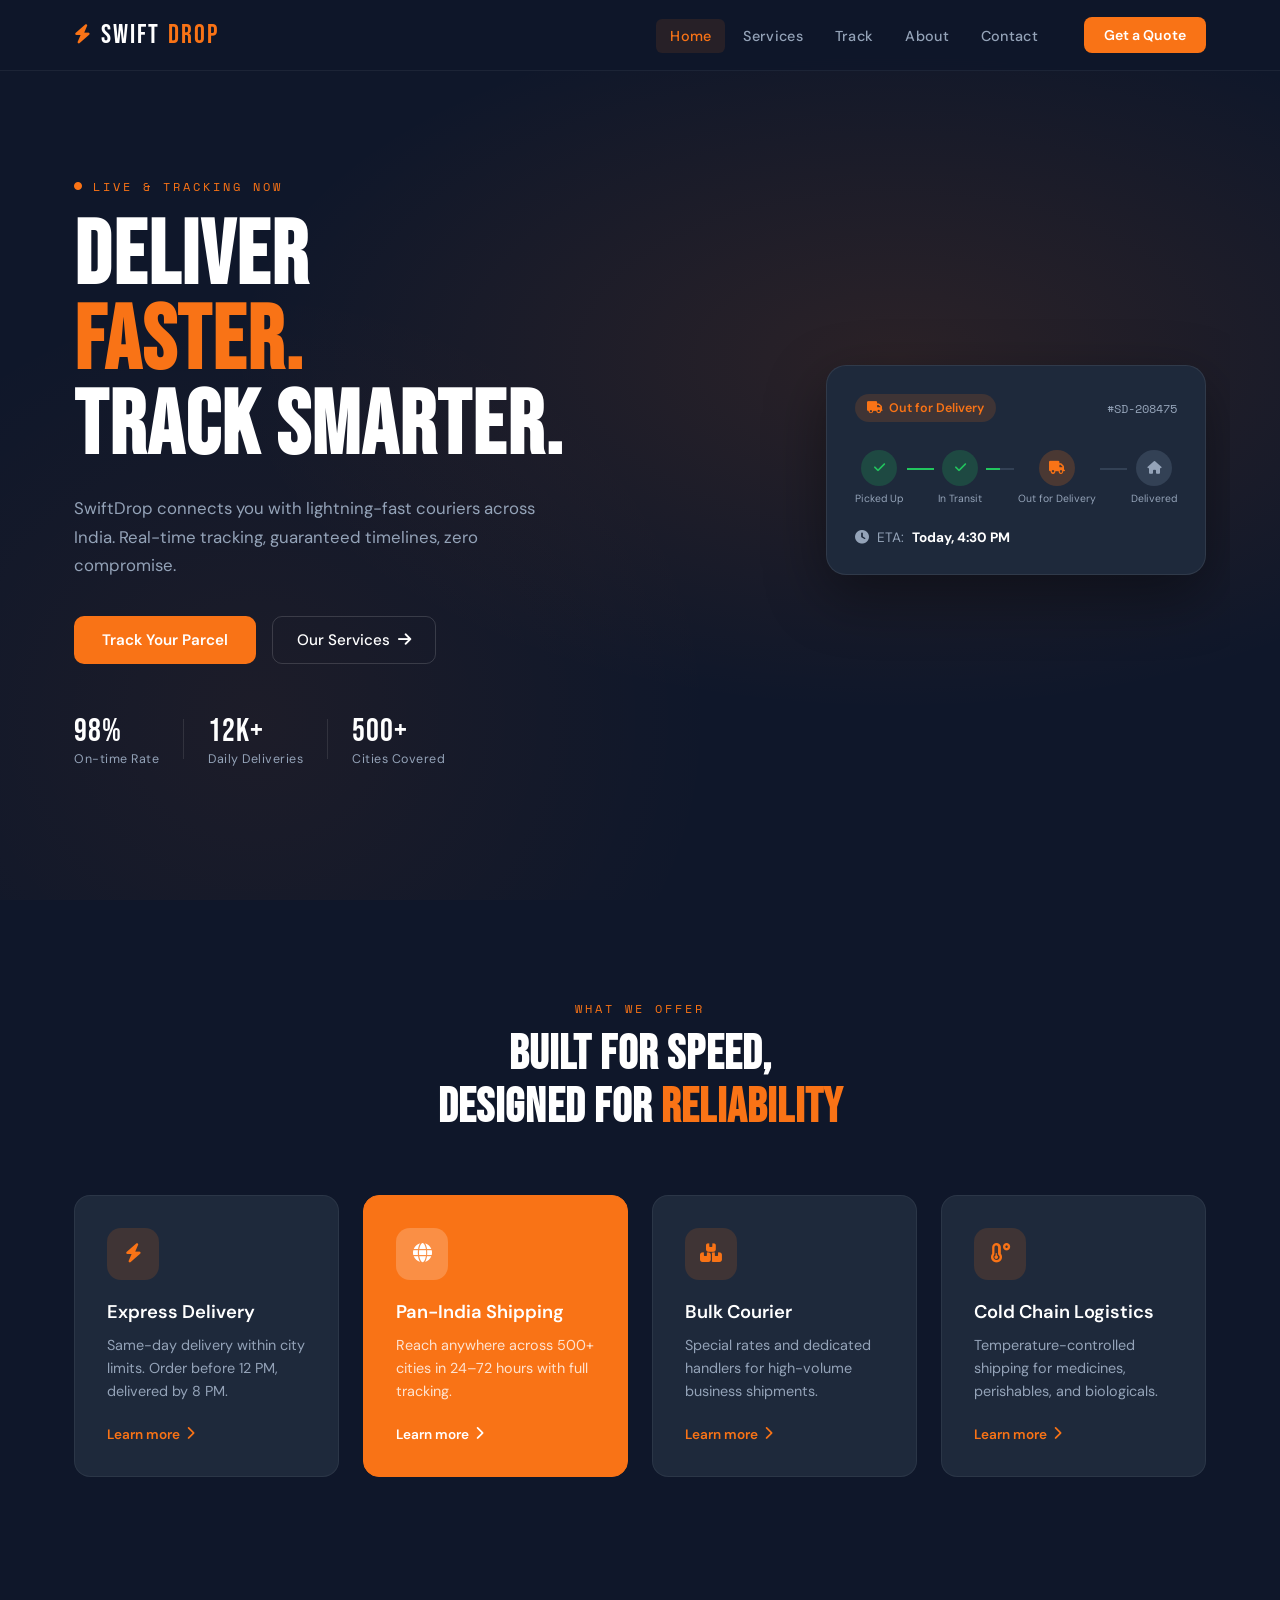
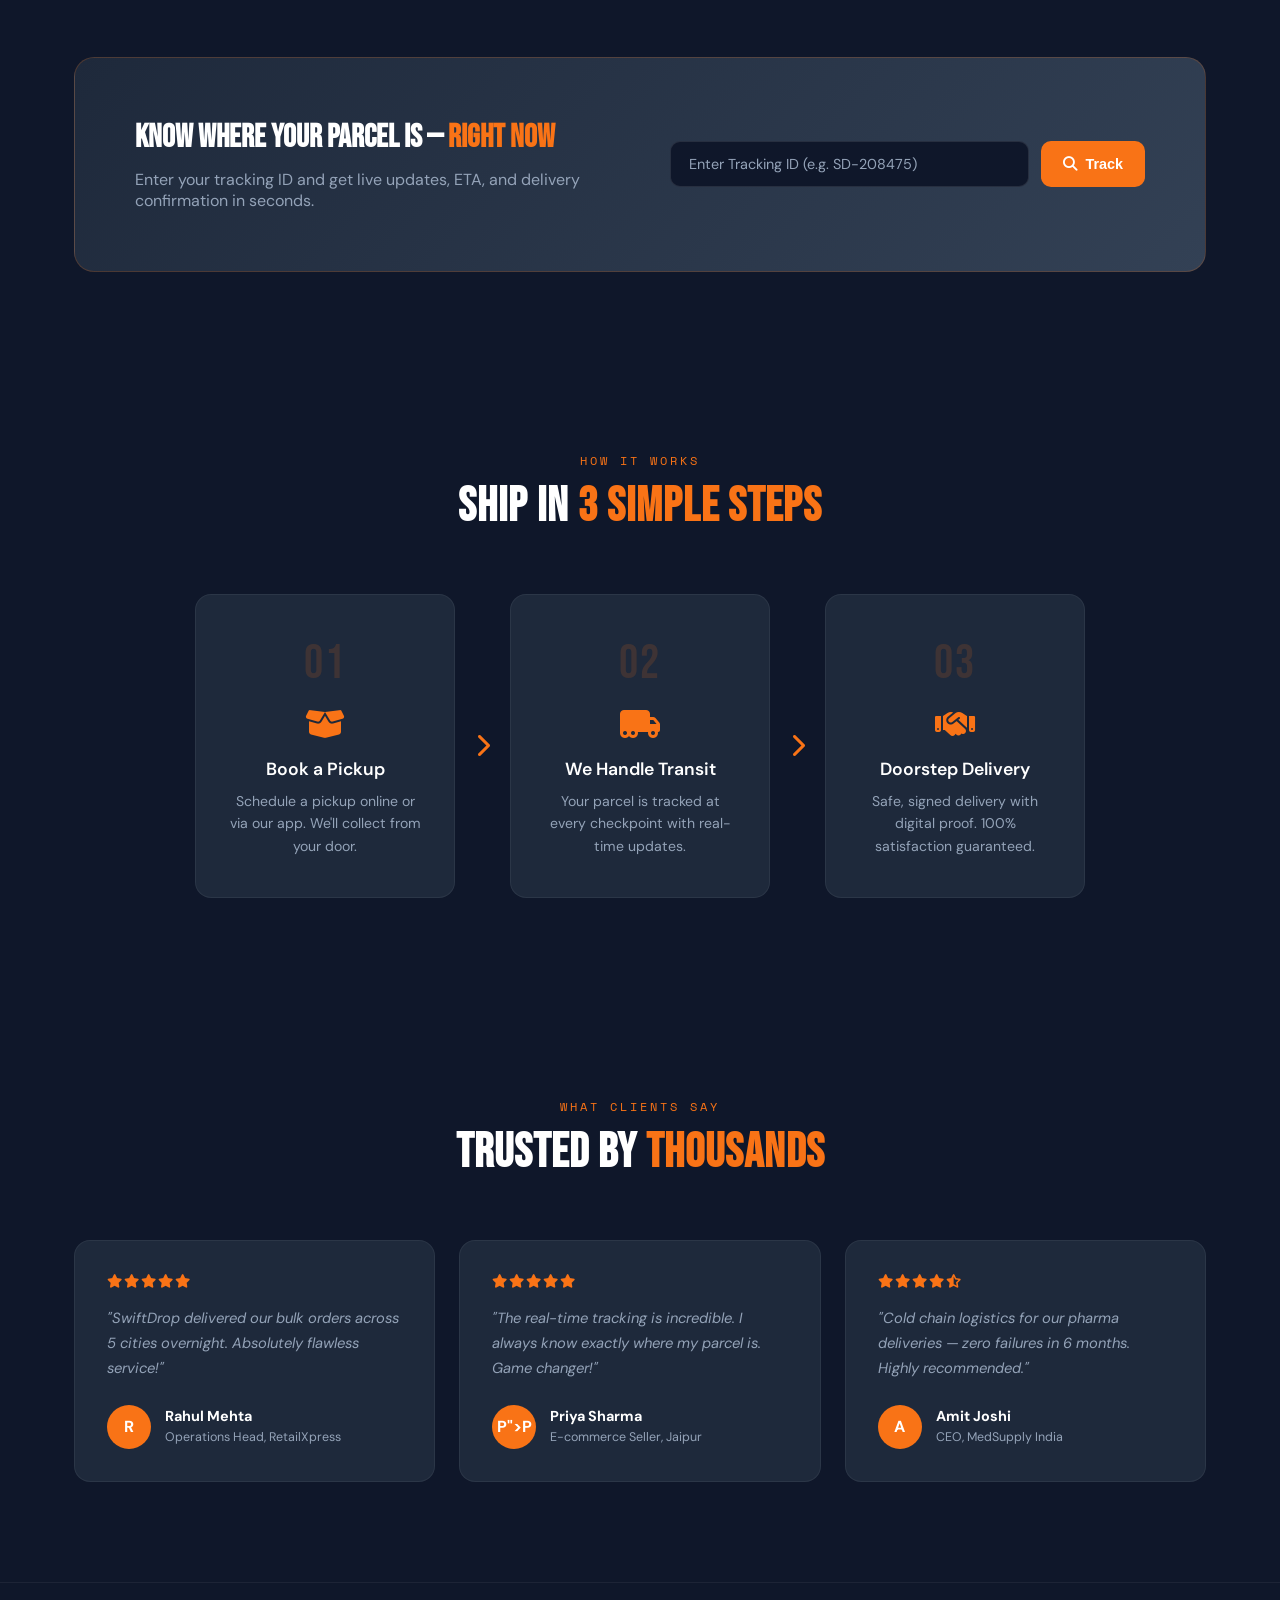
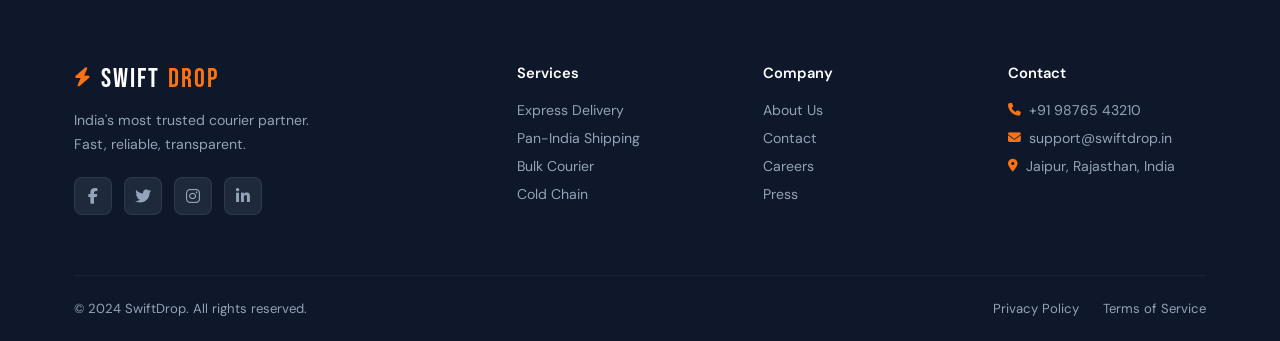
<file: courier-website/courier-website/index.html>
<!DOCTYPE html>
<html lang="en">
<head>
  <meta charset="UTF-8" />
  <meta name="viewport" content="width=device-width, initial-scale=1.0" />
  <title>SwiftDrop — Courier Services</title>
  <link rel="stylesheet" href="css/style.css" />
  <link href="https://fonts.googleapis.com/css2?family=Bebas+Neue&family=DM+Sans:wght@300;400;500;600&family=Space+Mono:wght@400;700&display=swap" rel="stylesheet" />
  <link rel="stylesheet" href="https://cdnjs.cloudflare.com/ajax/libs/font-awesome/6.5.0/css/all.min.css" />
</head>
<body>

  <!-- NAV -->
  <nav class="navbar">
    <div class="nav-container">
      <a href="index.html" class="logo">
        <span class="logo-icon"><i class="fas fa-bolt"></i></span>
        Swift<span>Drop</span>
      </a>
      <ul class="nav-links">
        <li><a href="index.html" class="active">Home</a></li>
        <li><a href="services.html">Services</a></li>
        <li><a href="track.html">Track</a></li>
        <li><a href="about.html">About</a></li>
        <li><a href="contact.html">Contact</a></li>
      </ul>
      <a href="contact.html" class="nav-cta">Get a Quote</a>
      <div class="hamburger" id="hamburger">
        <span></span><span></span><span></span>
      </div>
    </div>
  </nav>

  <!-- HERO -->
  <section class="hero">
    <div class="hero-bg"></div>
    <div class="hero-content">
      <p class="hero-label"><i class="fas fa-circle"></i> LIVE &amp; TRACKING NOW</p>
      <h1 class="hero-title">Deliver<br><span class="accent">Faster.</span><br>Track Smarter.</h1>
      <p class="hero-sub">SwiftDrop connects you with lightning-fast couriers across India. Real-time tracking, guaranteed timelines, zero compromise.</p>
      <div class="hero-actions">
        <a href="track.html" class="btn-primary">Track Your Parcel</a>
        <a href="services.html" class="btn-ghost">Our Services <i class="fas fa-arrow-right"></i></a>
      </div>
      <div class="hero-stats">
        <div class="stat"><span class="stat-num">98%</span><span class="stat-label">On-time Rate</span></div>
        <div class="stat-divider"></div>
        <div class="stat"><span class="stat-num">12K+</span><span class="stat-label">Daily Deliveries</span></div>
        <div class="stat-divider"></div>
        <div class="stat"><span class="stat-num">500+</span><span class="stat-label">Cities Covered</span></div>
      </div>
    </div>
    <div class="hero-visual">
      <div class="delivery-card">
        <div class="card-top">
          <span class="card-badge"><i class="fas fa-truck"></i> Out for Delivery</span>
          <span class="card-id">#SD-208475</span>
        </div>
        <div class="card-progress">
          <div class="progress-step done"><i class="fas fa-check"></i><span>Picked Up</span></div>
          <div class="progress-line full"></div>
          <div class="progress-step done"><i class="fas fa-check"></i><span>In Transit</span></div>
          <div class="progress-line half"></div>
          <div class="progress-step active"><i class="fas fa-truck"></i><span>Out for Delivery</span></div>
          <div class="progress-line"></div>
          <div class="progress-step"><i class="fas fa-home"></i><span>Delivered</span></div>
        </div>
        <div class="card-eta">
          <i class="fas fa-clock"></i> ETA: <strong>Today, 4:30 PM</strong>
        </div>
      </div>
    </div>
  </section>

  <!-- SERVICES HIGHLIGHT -->
  <section class="services-highlight">
    <div class="container">
      <div class="section-header">
        <p class="section-label">WHAT WE OFFER</p>
        <h2>Built for Speed,<br>Designed for <span class="accent">Reliability</span></h2>
      </div>
      <div class="services-grid">
        <div class="service-card">
          <div class="service-icon orange"><i class="fas fa-bolt"></i></div>
          <h3>Express Delivery</h3>
          <p>Same-day delivery within city limits. Order before 12 PM, delivered by 8 PM.</p>
          <a href="services.html" class="service-link">Learn more <i class="fas fa-chevron-right"></i></a>
        </div>
        <div class="service-card featured">
          <div class="service-icon white"><i class="fas fa-globe"></i></div>
          <h3>Pan-India Shipping</h3>
          <p>Reach anywhere across 500+ cities in 24–72 hours with full tracking.</p>
          <a href="services.html" class="service-link">Learn more <i class="fas fa-chevron-right"></i></a>
        </div>
        <div class="service-card">
          <div class="service-icon orange"><i class="fas fa-boxes"></i></div>
          <h3>Bulk Courier</h3>
          <p>Special rates and dedicated handlers for high-volume business shipments.</p>
          <a href="services.html" class="service-link">Learn more <i class="fas fa-chevron-right"></i></a>
        </div>
        <div class="service-card">
          <div class="service-icon orange"><i class="fas fa-temperature-low"></i></div>
          <h3>Cold Chain Logistics</h3>
          <p>Temperature-controlled shipping for medicines, perishables, and biologicals.</p>
          <a href="services.html" class="service-link">Learn more <i class="fas fa-chevron-right"></i></a>
        </div>
      </div>
    </div>
  </section>

  <!-- TRACK MINI SECTION -->
  <section class="track-cta">
    <div class="container">
      <div class="track-cta-inner">
        <div class="track-cta-text">
          <h2>Know Where Your Parcel Is — <span class="accent">Right Now</span></h2>
          <p>Enter your tracking ID and get live updates, ETA, and delivery confirmation in seconds.</p>
        </div>
        <div class="track-cta-form">
          <input type="text" placeholder="Enter Tracking ID (e.g. SD-208475)" id="quickTrack" />
          <button onclick="goTrack()"><i class="fas fa-search"></i> Track</button>
        </div>
      </div>
    </div>
  </section>

  <!-- HOW IT WORKS -->
  <section class="how-it-works">
    <div class="container">
      <div class="section-header">
        <p class="section-label">HOW IT WORKS</p>
        <h2>Ship in <span class="accent">3 Simple Steps</span></h2>
      </div>
      <div class="steps-grid">
        <div class="step">
          <div class="step-number">01</div>
          <div class="step-icon"><i class="fas fa-box-open"></i></div>
          <h3>Book a Pickup</h3>
          <p>Schedule a pickup online or via our app. We'll collect from your door.</p>
        </div>
        <div class="step-arrow"><i class="fas fa-chevron-right"></i></div>
        <div class="step">
          <div class="step-number">02</div>
          <div class="step-icon"><i class="fas fa-truck-moving"></i></div>
          <h3>We Handle Transit</h3>
          <p>Your parcel is tracked at every checkpoint with real-time updates.</p>
        </div>
        <div class="step-arrow"><i class="fas fa-chevron-right"></i></div>
        <div class="step">
          <div class="step-number">03</div>
          <div class="step-icon"><i class="fas fa-handshake"></i></div>
          <h3>Doorstep Delivery</h3>
          <p>Safe, signed delivery with digital proof. 100% satisfaction guaranteed.</p>
        </div>
      </div>
    </div>
  </section>

  <!-- TESTIMONIALS -->
  <section class="testimonials">
    <div class="container">
      <div class="section-header">
        <p class="section-label">WHAT CLIENTS SAY</p>
        <h2>Trusted by <span class="accent">Thousands</span></h2>
      </div>
      <div class="testi-grid">
        <div class="testi-card">
          <div class="stars"><i class="fas fa-star"></i><i class="fas fa-star"></i><i class="fas fa-star"></i><i class="fas fa-star"></i><i class="fas fa-star"></i></div>
          <p>"SwiftDrop delivered our bulk orders across 5 cities overnight. Absolutely flawless service!"</p>
          <div class="testi-author"><div class="avatar">R</div><div><strong>Rahul Mehta</strong><span>Operations Head, RetailXpress</span></div></div>
        </div>
        <div class="testi-card">
          <div class="stars"><i class="fas fa-star"></i><i class="fas fa-star"></i><i class="fas fa-star"></i><i class="fas fa-star"></i><i class="fas fa-star"></i></div>
          <p>"The real-time tracking is incredible. I always know exactly where my parcel is. Game changer!"</p>
          <div class="testi-author"><div class="avatar">P">P</div><div><strong>Priya Sharma</strong><span>E-commerce Seller, Jaipur</span></div></div>
        </div>
        <div class="testi-card">
          <div class="stars"><i class="fas fa-star"></i><i class="fas fa-star"></i><i class="fas fa-star"></i><i class="fas fa-star"></i><i class="fas fa-star-half-alt"></i></div>
          <p>"Cold chain logistics for our pharma deliveries — zero failures in 6 months. Highly recommended."</p>
          <div class="testi-author"><div class="avatar">A</div><div><strong>Amit Joshi</strong><span>CEO, MedSupply India</span></div></div>
        </div>
      </div>
    </div>
  </section>

  <!-- FOOTER -->
  <footer class="footer">
    <div class="container">
      <div class="footer-grid">
        <div class="footer-brand">
          <a href="index.html" class="logo"><span class="logo-icon"><i class="fas fa-bolt"></i></span>Swift<span>Drop</span></a>
          <p>India's most trusted courier partner. Fast, reliable, transparent.</p>
          <div class="socials">
            <a href="#"><i class="fab fa-facebook-f"></i></a>
            <a href="#"><i class="fab fa-twitter"></i></a>
            <a href="#"><i class="fab fa-instagram"></i></a>
            <a href="#"><i class="fab fa-linkedin-in"></i></a>
          </div>
        </div>
        <div class="footer-col">
          <h4>Services</h4>
          <ul>
            <li><a href="services.html">Express Delivery</a></li>
            <li><a href="services.html">Pan-India Shipping</a></li>
            <li><a href="services.html">Bulk Courier</a></li>
            <li><a href="services.html">Cold Chain</a></li>
          </ul>
        </div>
        <div class="footer-col">
          <h4>Company</h4>
          <ul>
            <li><a href="about.html">About Us</a></li>
            <li><a href="contact.html">Contact</a></li>
            <li><a href="#">Careers</a></li>
            <li><a href="#">Press</a></li>
          </ul>
        </div>
        <div class="footer-col">
          <h4>Contact</h4>
          <ul>
            <li><i class="fas fa-phone"></i> +91 98765 43210</li>
            <li><i class="fas fa-envelope"></i> support@swiftdrop.in</li>
            <li><i class="fas fa-map-marker-alt"></i> Jaipur, Rajasthan, India</li>
          </ul>
        </div>
      </div>
      <div class="footer-bottom">
        <p>© 2024 SwiftDrop. All rights reserved.</p>
        <div class="footer-links">
          <a href="#">Privacy Policy</a>
          <a href="#">Terms of Service</a>
        </div>
      </div>
    </div>
  </footer>

  <script src="js/main.js"></script>
</body>
</html>
</file>
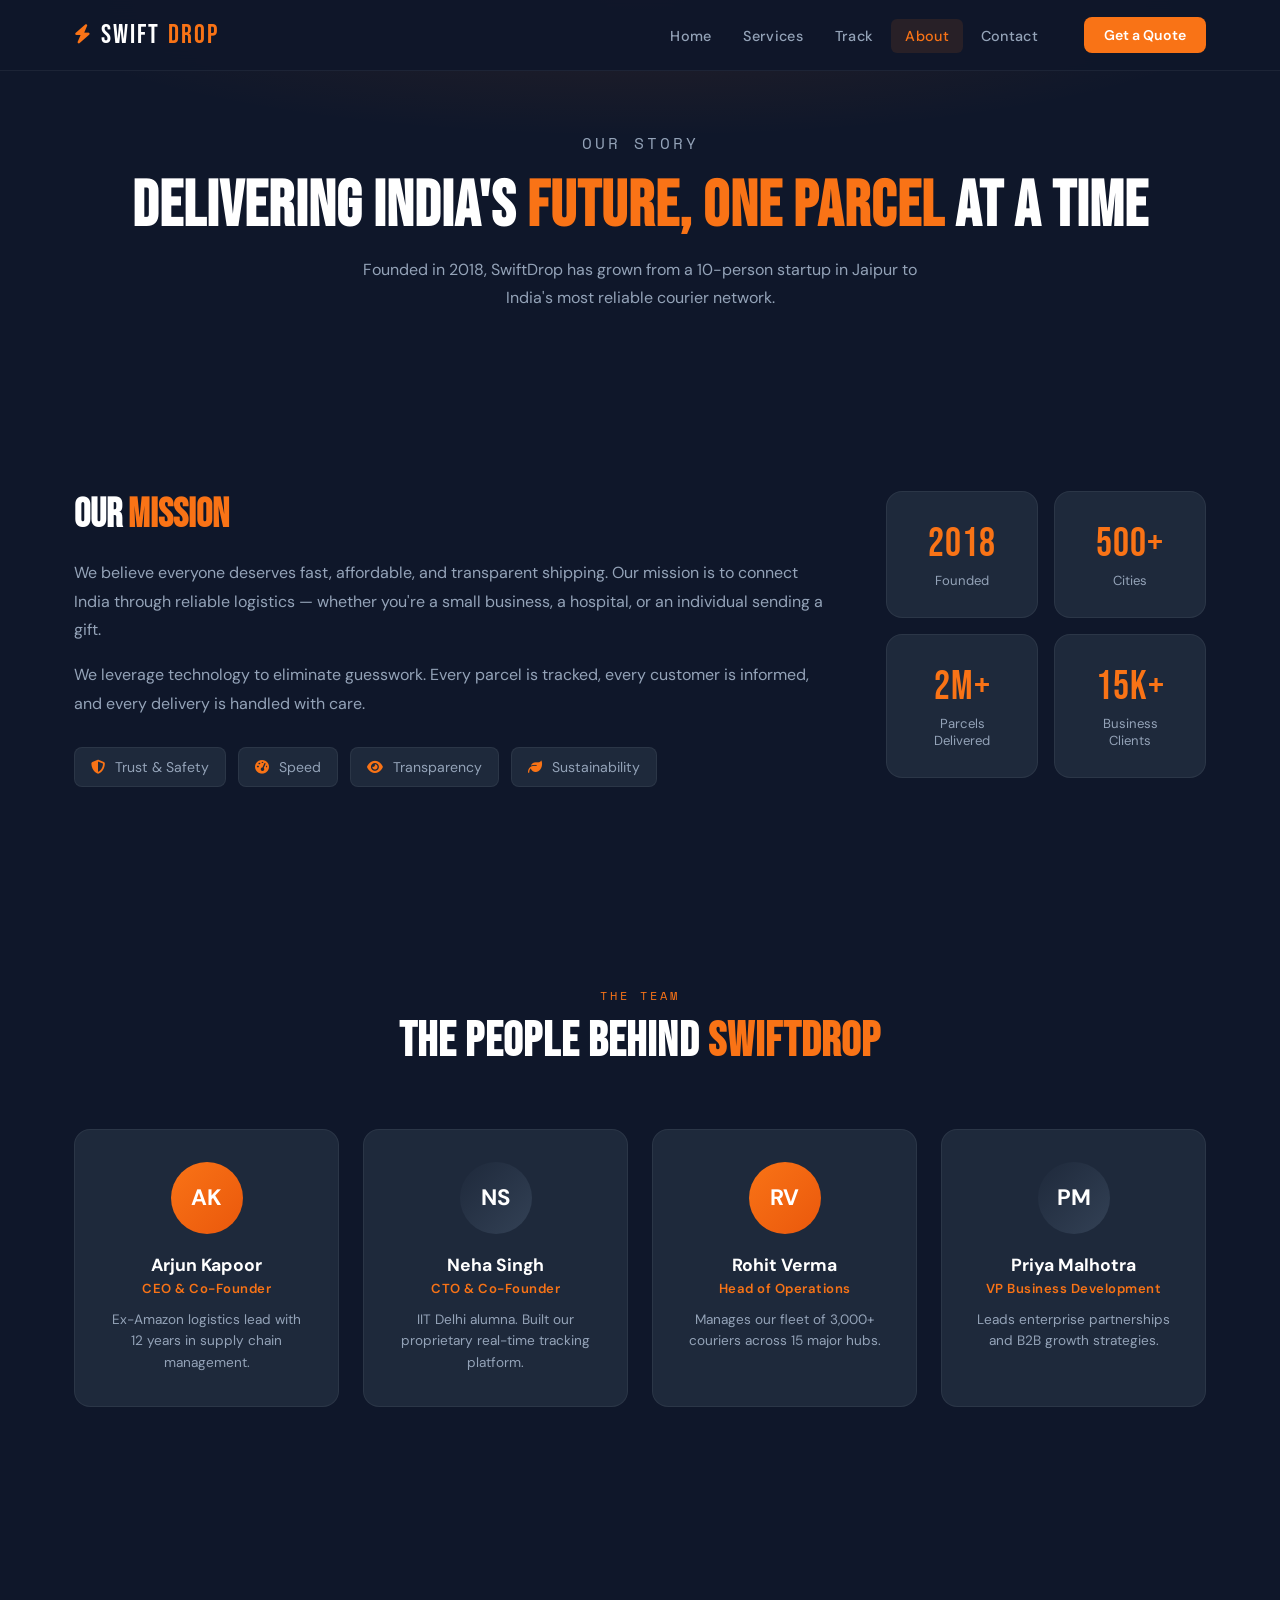
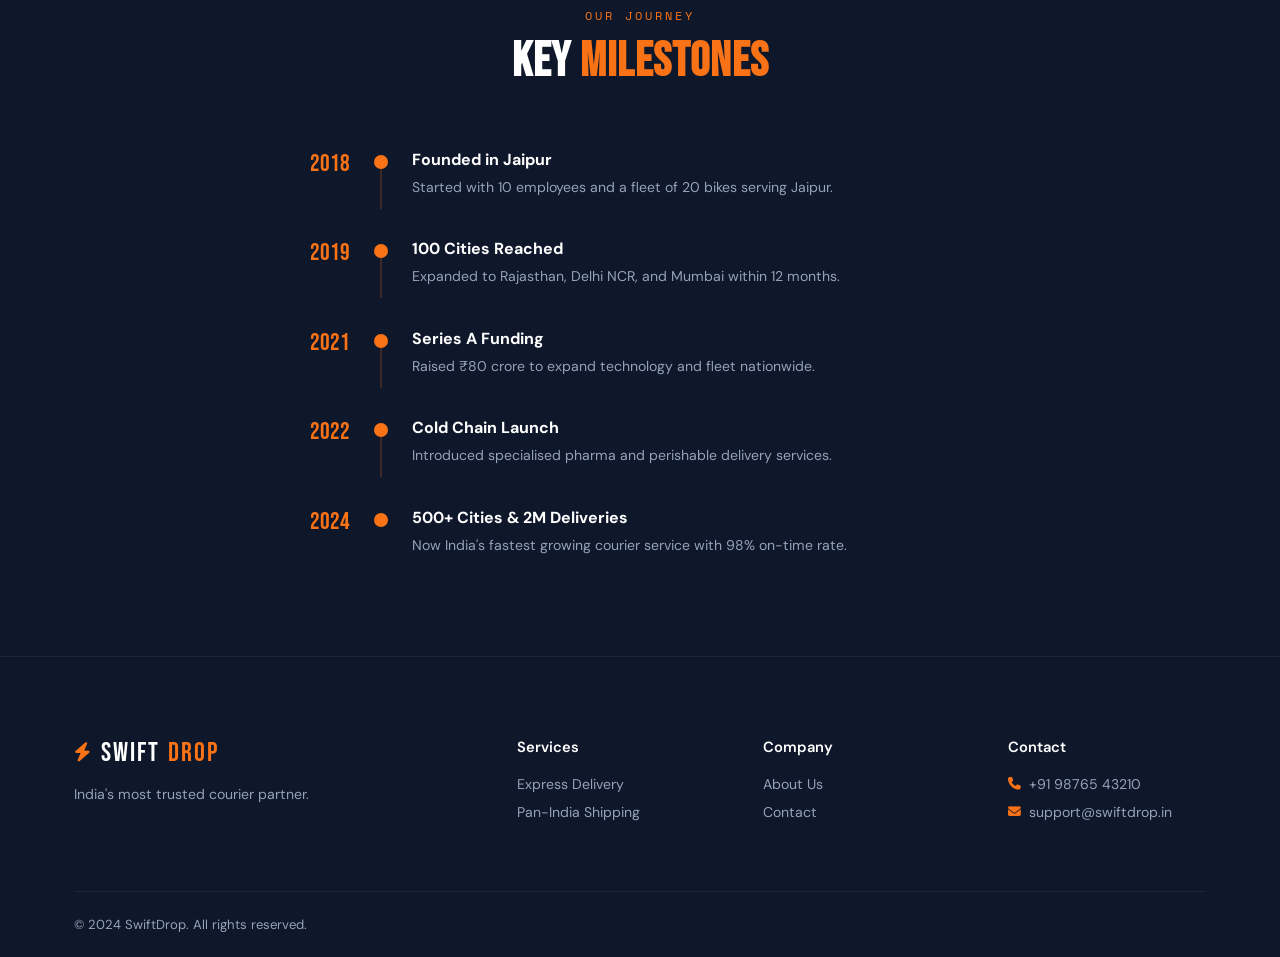
<file: courier-website/courier-website/about.html>
<!DOCTYPE html>
<html lang="en">
<head>
  <meta charset="UTF-8" />
  <meta name="viewport" content="width=device-width, initial-scale=1.0" />
  <title>About Us — SwiftDrop Courier</title>
  <link rel="stylesheet" href="css/style.css" />
  <link href="https://fonts.googleapis.com/css2?family=Bebas+Neue&family=DM+Sans:wght@300;400;500;600&family=Space+Mono:wght@400;700&display=swap" rel="stylesheet" />
  <link rel="stylesheet" href="https://cdnjs.cloudflare.com/ajax/libs/font-awesome/6.5.0/css/all.min.css" />
</head>
<body>

  <nav class="navbar">
    <div class="nav-container">
      <a href="index.html" class="logo"><span class="logo-icon"><i class="fas fa-bolt"></i></span>Swift<span>Drop</span></a>
      <ul class="nav-links">
        <li><a href="index.html">Home</a></li>
        <li><a href="services.html">Services</a></li>
        <li><a href="track.html">Track</a></li>
        <li><a href="about.html" class="active">About</a></li>
        <li><a href="contact.html">Contact</a></li>
      </ul>
      <a href="contact.html" class="nav-cta">Get a Quote</a>
      <div class="hamburger" id="hamburger"><span></span><span></span><span></span></div>
    </div>
  </nav>

  <section class="page-hero">
    <div class="container">
      <p class="section-label">OUR STORY</p>
      <h1>Delivering India's <span class="accent">Future, One Parcel</span> at a Time</h1>
      <p>Founded in 2018, SwiftDrop has grown from a 10-person startup in Jaipur to India's most reliable courier network.</p>
    </div>
  </section>

  <!-- MISSION -->
  <section class="about-mission">
    <div class="container">
      <div class="mission-grid">
        <div class="mission-text">
          <h2>Our <span class="accent">Mission</span></h2>
          <p>We believe everyone deserves fast, affordable, and transparent shipping. Our mission is to connect India through reliable logistics — whether you're a small business, a hospital, or an individual sending a gift.</p>
          <p>We leverage technology to eliminate guesswork. Every parcel is tracked, every customer is informed, and every delivery is handled with care.</p>
          <div class="mission-values">
            <div class="value"><i class="fas fa-shield-alt"></i><span>Trust & Safety</span></div>
            <div class="value"><i class="fas fa-tachometer-alt"></i><span>Speed</span></div>
            <div class="value"><i class="fas fa-eye"></i><span>Transparency</span></div>
            <div class="value"><i class="fas fa-leaf"></i><span>Sustainability</span></div>
          </div>
        </div>
        <div class="mission-stats-grid">
          <div class="m-stat"><span class="m-num">2018</span><span class="m-label">Founded</span></div>
          <div class="m-stat"><span class="m-num">500+</span><span class="m-label">Cities</span></div>
          <div class="m-stat"><span class="m-num">2M+</span><span class="m-label">Parcels Delivered</span></div>
          <div class="m-stat"><span class="m-num">15K+</span><span class="m-label">Business Clients</span></div>
        </div>
      </div>
    </div>
  </section>

  <!-- TEAM -->
  <section class="team-section">
    <div class="container">
      <div class="section-header">
        <p class="section-label">THE TEAM</p>
        <h2>The People Behind <span class="accent">SwiftDrop</span></h2>
      </div>
      <div class="team-grid">
        <div class="team-card">
          <div class="team-avatar" style="background: linear-gradient(135deg, #f97316, #ea580c);">AK</div>
          <h3>Arjun Kapoor</h3>
          <span class="team-role">CEO & Co-Founder</span>
          <p>Ex-Amazon logistics lead with 12 years in supply chain management.</p>
        </div>
        <div class="team-card">
          <div class="team-avatar" style="background: linear-gradient(135deg, #1e293b, #334155);">NS</div>
          <h3>Neha Singh</h3>
          <span class="team-role">CTO & Co-Founder</span>
          <p>IIT Delhi alumna. Built our proprietary real-time tracking platform.</p>
        </div>
        <div class="team-card">
          <div class="team-avatar" style="background: linear-gradient(135deg, #f97316, #ea580c);">RV</div>
          <h3>Rohit Verma</h3>
          <span class="team-role">Head of Operations</span>
          <p>Manages our fleet of 3,000+ couriers across 15 major hubs.</p>
        </div>
        <div class="team-card">
          <div class="team-avatar" style="background: linear-gradient(135deg, #1e293b, #334155);">PM</div>
          <h3>Priya Malhotra</h3>
          <span class="team-role">VP Business Development</span>
          <p>Leads enterprise partnerships and B2B growth strategies.</p>
        </div>
      </div>
    </div>
  </section>

  <!-- MILESTONES -->
  <section class="milestones">
    <div class="container">
      <div class="section-header">
        <p class="section-label">OUR JOURNEY</p>
        <h2>Key <span class="accent">Milestones</span></h2>
      </div>
      <div class="milestone-list">
        <div class="milestone"><div class="m-year">2018</div><div class="m-dot"></div><div class="m-detail"><h4>Founded in Jaipur</h4><p>Started with 10 employees and a fleet of 20 bikes serving Jaipur.</p></div></div>
        <div class="milestone"><div class="m-year">2019</div><div class="m-dot"></div><div class="m-detail"><h4>100 Cities Reached</h4><p>Expanded to Rajasthan, Delhi NCR, and Mumbai within 12 months.</p></div></div>
        <div class="milestone"><div class="m-year">2021</div><div class="m-dot"></div><div class="m-detail"><h4>Series A Funding</h4><p>Raised ₹80 crore to expand technology and fleet nationwide.</p></div></div>
        <div class="milestone"><div class="m-year">2022</div><div class="m-dot"></div><div class="m-detail"><h4>Cold Chain Launch</h4><p>Introduced specialised pharma and perishable delivery services.</p></div></div>
        <div class="milestone"><div class="m-year">2024</div><div class="m-dot"></div><div class="m-detail"><h4>500+ Cities & 2M Deliveries</h4><p>Now India's fastest growing courier service with 98% on-time rate.</p></div></div>
      </div>
    </div>
  </section>

  <footer class="footer">
    <div class="container">
      <div class="footer-grid">
        <div class="footer-brand"><a href="index.html" class="logo"><span class="logo-icon"><i class="fas fa-bolt"></i></span>Swift<span>Drop</span></a><p>India's most trusted courier partner.</p></div>
        <div class="footer-col"><h4>Services</h4><ul><li><a href="services.html">Express Delivery</a></li><li><a href="services.html">Pan-India Shipping</a></li></ul></div>
        <div class="footer-col"><h4>Company</h4><ul><li><a href="about.html">About Us</a></li><li><a href="contact.html">Contact</a></li></ul></div>
        <div class="footer-col"><h4>Contact</h4><ul><li><i class="fas fa-phone"></i> +91 98765 43210</li><li><i class="fas fa-envelope"></i> support@swiftdrop.in</li></ul></div>
      </div>
      <div class="footer-bottom"><p>© 2024 SwiftDrop. All rights reserved.</p></div>
    </div>
  </footer>

  <script src="js/main.js"></script>
</body>
</html>
</file>
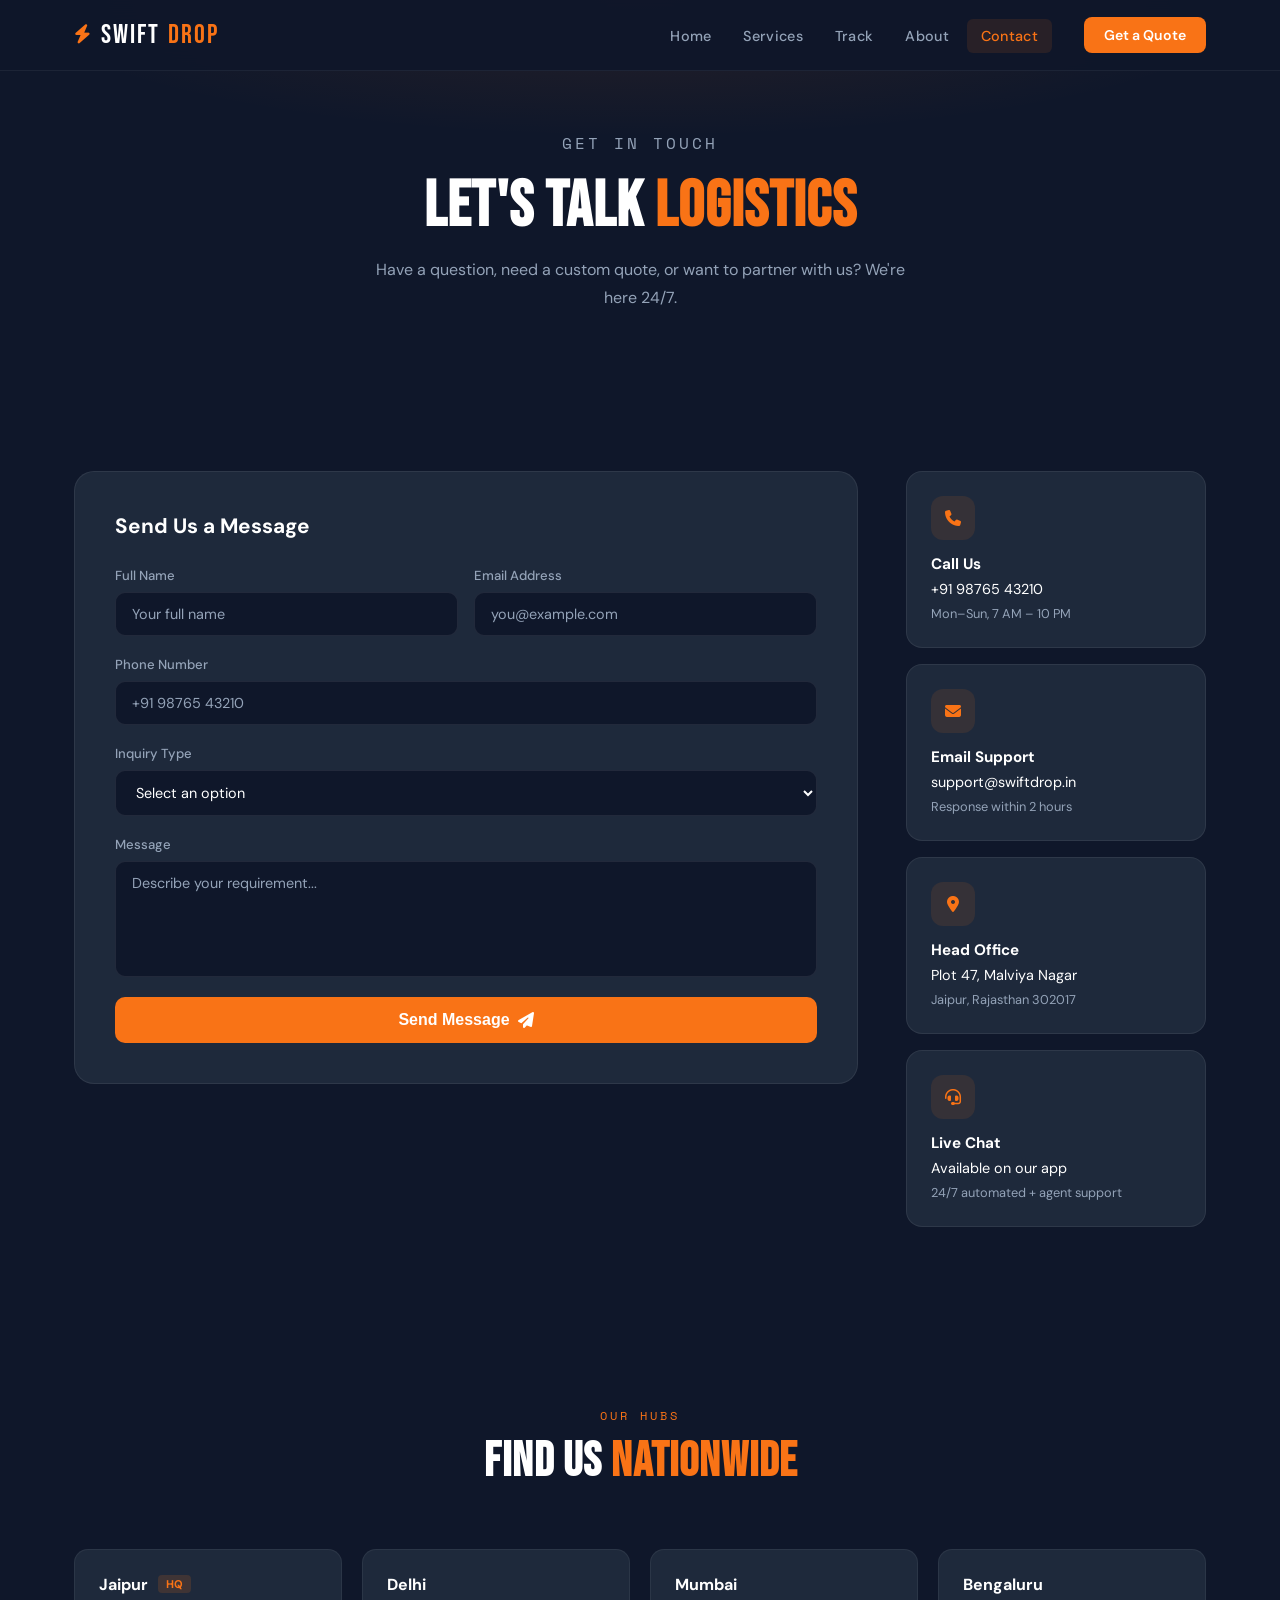
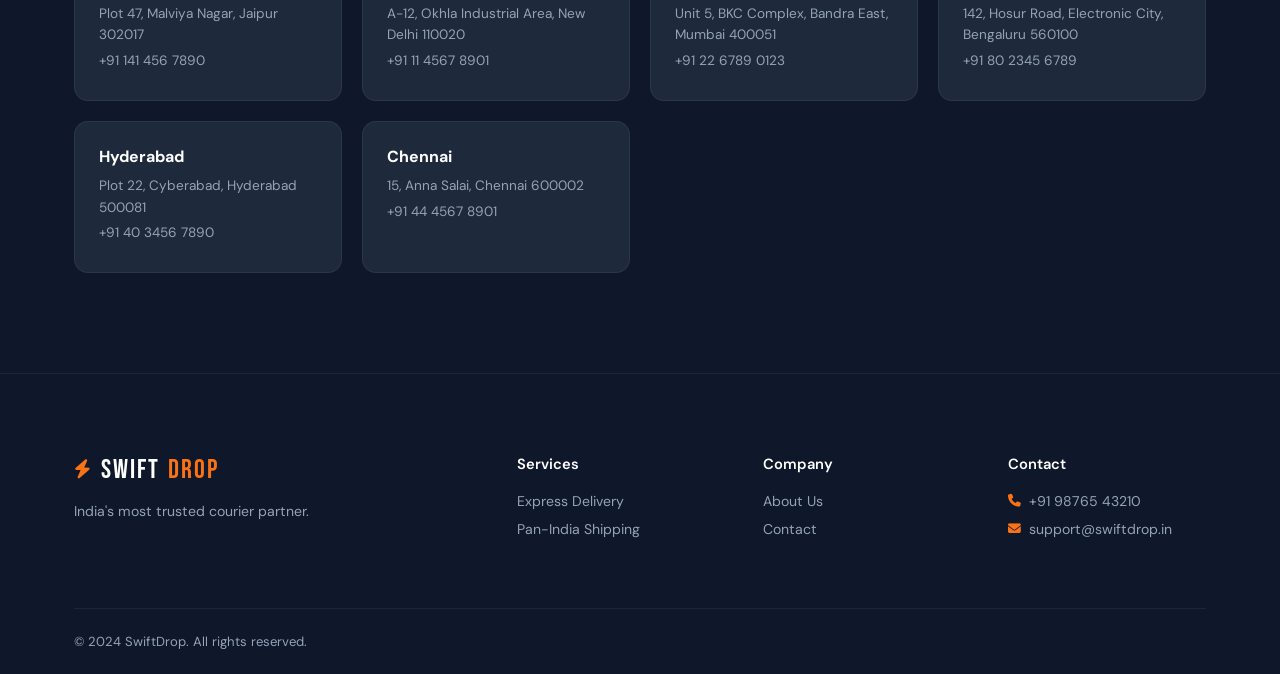
<file: courier-website/courier-website/contact.html>
<!DOCTYPE html>
<html lang="en">
<head>
  <meta charset="UTF-8" />
  <meta name="viewport" content="width=device-width, initial-scale=1.0" />
  <title>Contact — SwiftDrop Courier</title>
  <link rel="stylesheet" href="css/style.css" />
  <link href="https://fonts.googleapis.com/css2?family=Bebas+Neue&family=DM+Sans:wght@300;400;500;600&family=Space+Mono:wght@400;700&display=swap" rel="stylesheet" />
  <link rel="stylesheet" href="https://cdnjs.cloudflare.com/ajax/libs/font-awesome/6.5.0/css/all.min.css" />
</head>
<body>

  <nav class="navbar">
    <div class="nav-container">
      <a href="index.html" class="logo"><span class="logo-icon"><i class="fas fa-bolt"></i></span>Swift<span>Drop</span></a>
      <ul class="nav-links">
        <li><a href="index.html">Home</a></li>
        <li><a href="services.html">Services</a></li>
        <li><a href="track.html">Track</a></li>
        <li><a href="about.html">About</a></li>
        <li><a href="contact.html" class="active">Contact</a></li>
      </ul>
      <a href="contact.html" class="nav-cta">Get a Quote</a>
      <div class="hamburger" id="hamburger"><span></span><span></span><span></span></div>
    </div>
  </nav>

  <section class="page-hero">
    <div class="container">
      <p class="section-label">GET IN TOUCH</p>
      <h1>Let's Talk <span class="accent">Logistics</span></h1>
      <p>Have a question, need a custom quote, or want to partner with us? We're here 24/7.</p>
    </div>
  </section>

  <section class="contact-section">
    <div class="container">
      <div class="contact-grid">
        <!-- FORM -->
        <div class="contact-form-wrap">
          <h3>Send Us a Message</h3>
          <div class="contact-form" id="contactForm">
            <div class="form-row">
              <div class="form-group">
                <label>Full Name</label>
                <input type="text" id="cName" placeholder="Your full name" />
              </div>
              <div class="form-group">
                <label>Email Address</label>
                <input type="email" id="cEmail" placeholder="you@example.com" />
              </div>
            </div>
            <div class="form-group">
              <label>Phone Number</label>
              <input type="text" id="cPhone" placeholder="+91 98765 43210" />
            </div>
            <div class="form-group">
              <label>Inquiry Type</label>
              <select id="cType">
                <option value="">Select an option</option>
                <option>Get a Quote</option>
                <option>Tracking Issue</option>
                <option>Business Partnership</option>
                <option>Complaint / Feedback</option>
                <option>Other</option>
              </select>
            </div>
            <div class="form-group">
              <label>Message</label>
              <textarea id="cMsg" rows="5" placeholder="Describe your requirement..."></textarea>
            </div>
            <button class="btn-primary full-width" onclick="submitForm()">Send Message <i class="fas fa-paper-plane"></i></button>
          </div>
          <div class="form-success" id="formSuccess" style="display:none;">
            <i class="fas fa-check-circle"></i>
            <h3>Message Sent!</h3>
            <p>Thank you! Our team will get back to you within 2 business hours.</p>
          </div>
        </div>

        <!-- INFO -->
        <div class="contact-info">
          <div class="contact-info-card">
            <div class="ci-icon"><i class="fas fa-phone"></i></div>
            <h4>Call Us</h4>
            <p>+91 98765 43210</p>
            <span>Mon–Sun, 7 AM – 10 PM</span>
          </div>
          <div class="contact-info-card">
            <div class="ci-icon"><i class="fas fa-envelope"></i></div>
            <h4>Email Support</h4>
            <p>support@swiftdrop.in</p>
            <span>Response within 2 hours</span>
          </div>
          <div class="contact-info-card">
            <div class="ci-icon"><i class="fas fa-map-marker-alt"></i></div>
            <h4>Head Office</h4>
            <p>Plot 47, Malviya Nagar</p>
            <span>Jaipur, Rajasthan 302017</span>
          </div>
          <div class="contact-info-card">
            <div class="ci-icon"><i class="fas fa-headset"></i></div>
            <h4>Live Chat</h4>
            <p>Available on our app</p>
            <span>24/7 automated + agent support</span>
          </div>
        </div>
      </div>
    </div>
  </section>

  <!-- OFFICE LOCATIONS -->
  <section class="offices">
    <div class="container">
      <div class="section-header">
        <p class="section-label">OUR HUBS</p>
        <h2>Find Us <span class="accent">Nationwide</span></h2>
      </div>
      <div class="offices-grid">
        <div class="office-card"><h4>Jaipur <span>HQ</span></h4><p>Plot 47, Malviya Nagar, Jaipur 302017</p><p>+91 141 456 7890</p></div>
        <div class="office-card"><h4>Delhi</h4><p>A-12, Okhla Industrial Area, New Delhi 110020</p><p>+91 11 4567 8901</p></div>
        <div class="office-card"><h4>Mumbai</h4><p>Unit 5, BKC Complex, Bandra East, Mumbai 400051</p><p>+91 22 6789 0123</p></div>
        <div class="office-card"><h4>Bengaluru</h4><p>142, Hosur Road, Electronic City, Bengaluru 560100</p><p>+91 80 2345 6789</p></div>
        <div class="office-card"><h4>Hyderabad</h4><p>Plot 22, Cyberabad, Hyderabad 500081</p><p>+91 40 3456 7890</p></div>
        <div class="office-card"><h4>Chennai</h4><p>15, Anna Salai, Chennai 600002</p><p>+91 44 4567 8901</p></div>
      </div>
    </div>
  </section>

  <footer class="footer">
    <div class="container">
      <div class="footer-grid">
        <div class="footer-brand"><a href="index.html" class="logo"><span class="logo-icon"><i class="fas fa-bolt"></i></span>Swift<span>Drop</span></a><p>India's most trusted courier partner.</p></div>
        <div class="footer-col"><h4>Services</h4><ul><li><a href="services.html">Express Delivery</a></li><li><a href="services.html">Pan-India Shipping</a></li></ul></div>
        <div class="footer-col"><h4>Company</h4><ul><li><a href="about.html">About Us</a></li><li><a href="contact.html">Contact</a></li></ul></div>
        <div class="footer-col"><h4>Contact</h4><ul><li><i class="fas fa-phone"></i> +91 98765 43210</li><li><i class="fas fa-envelope"></i> support@swiftdrop.in</li></ul></div>
      </div>
      <div class="footer-bottom"><p>© 2024 SwiftDrop. All rights reserved.</p></div>
    </div>
  </footer>

  <script src="js/main.js"></script>
  <script src="js/contact.js"></script>
</body>
</html>
</file>
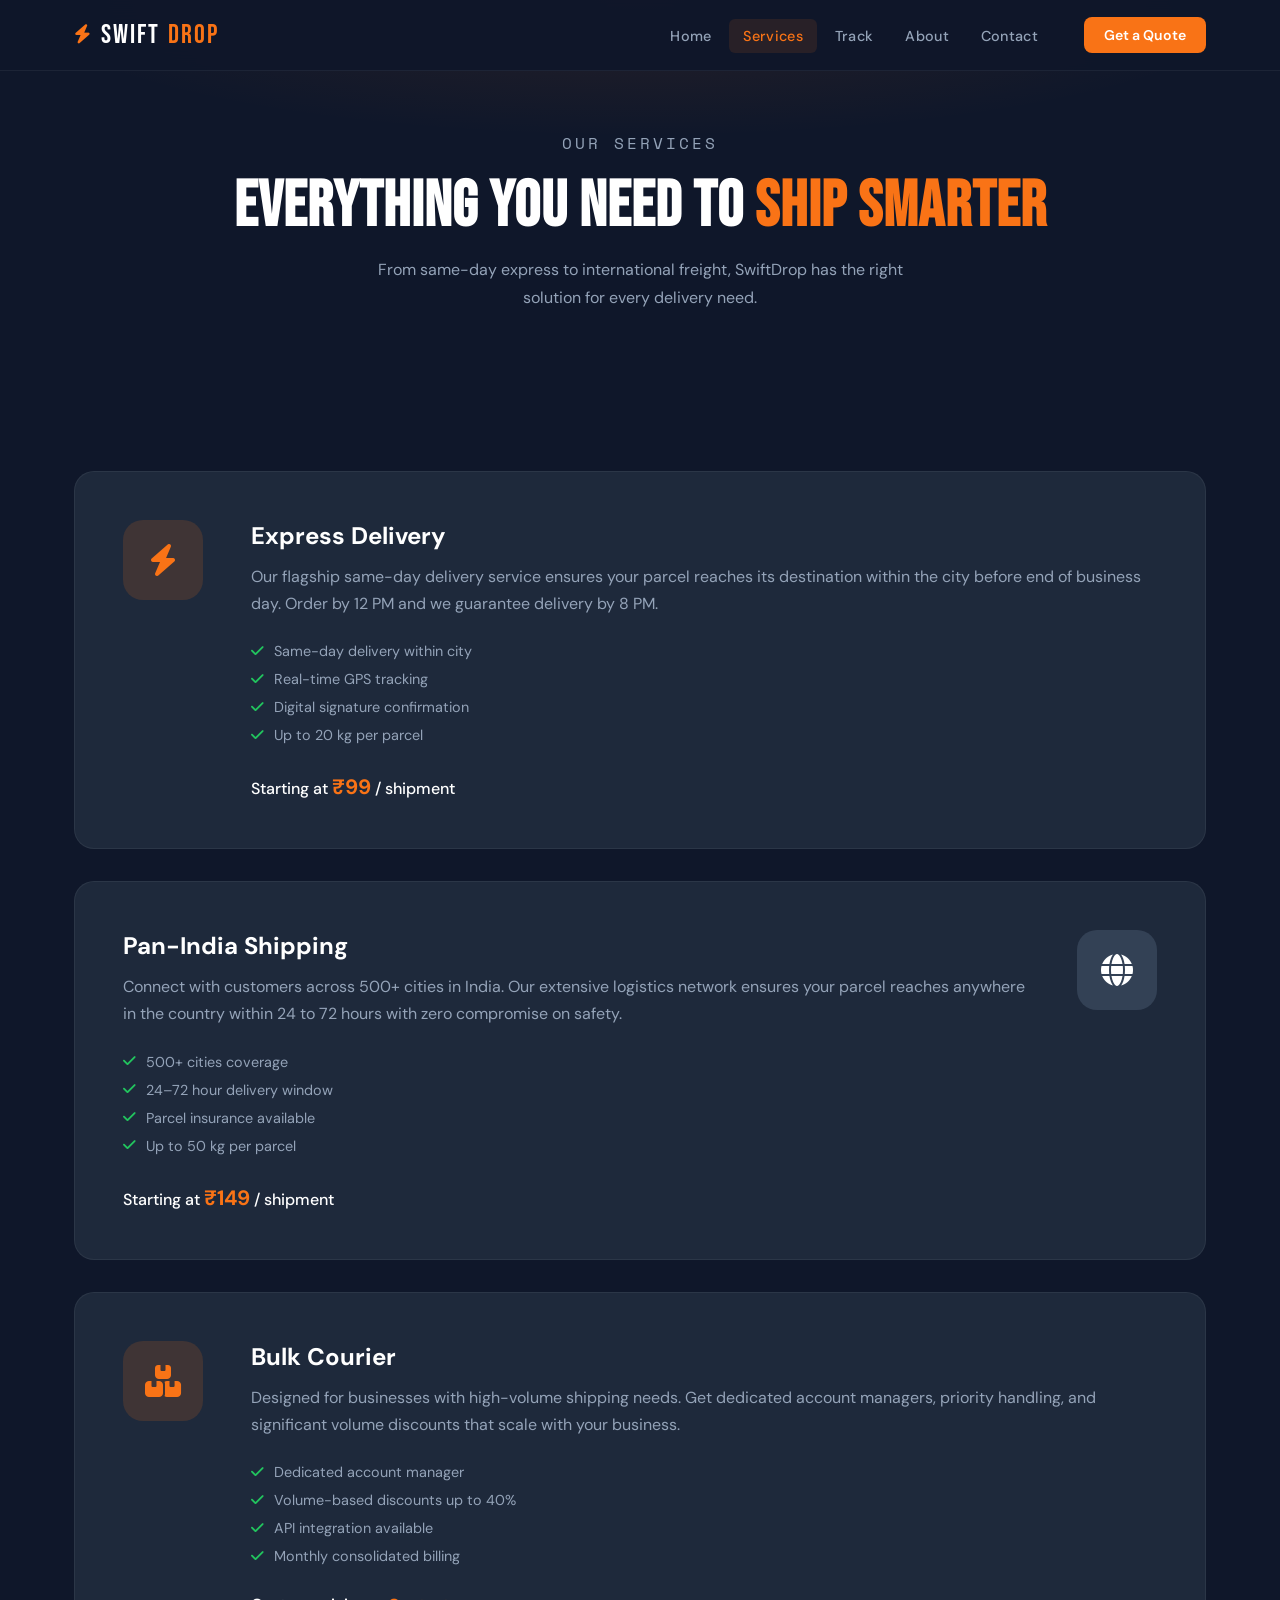
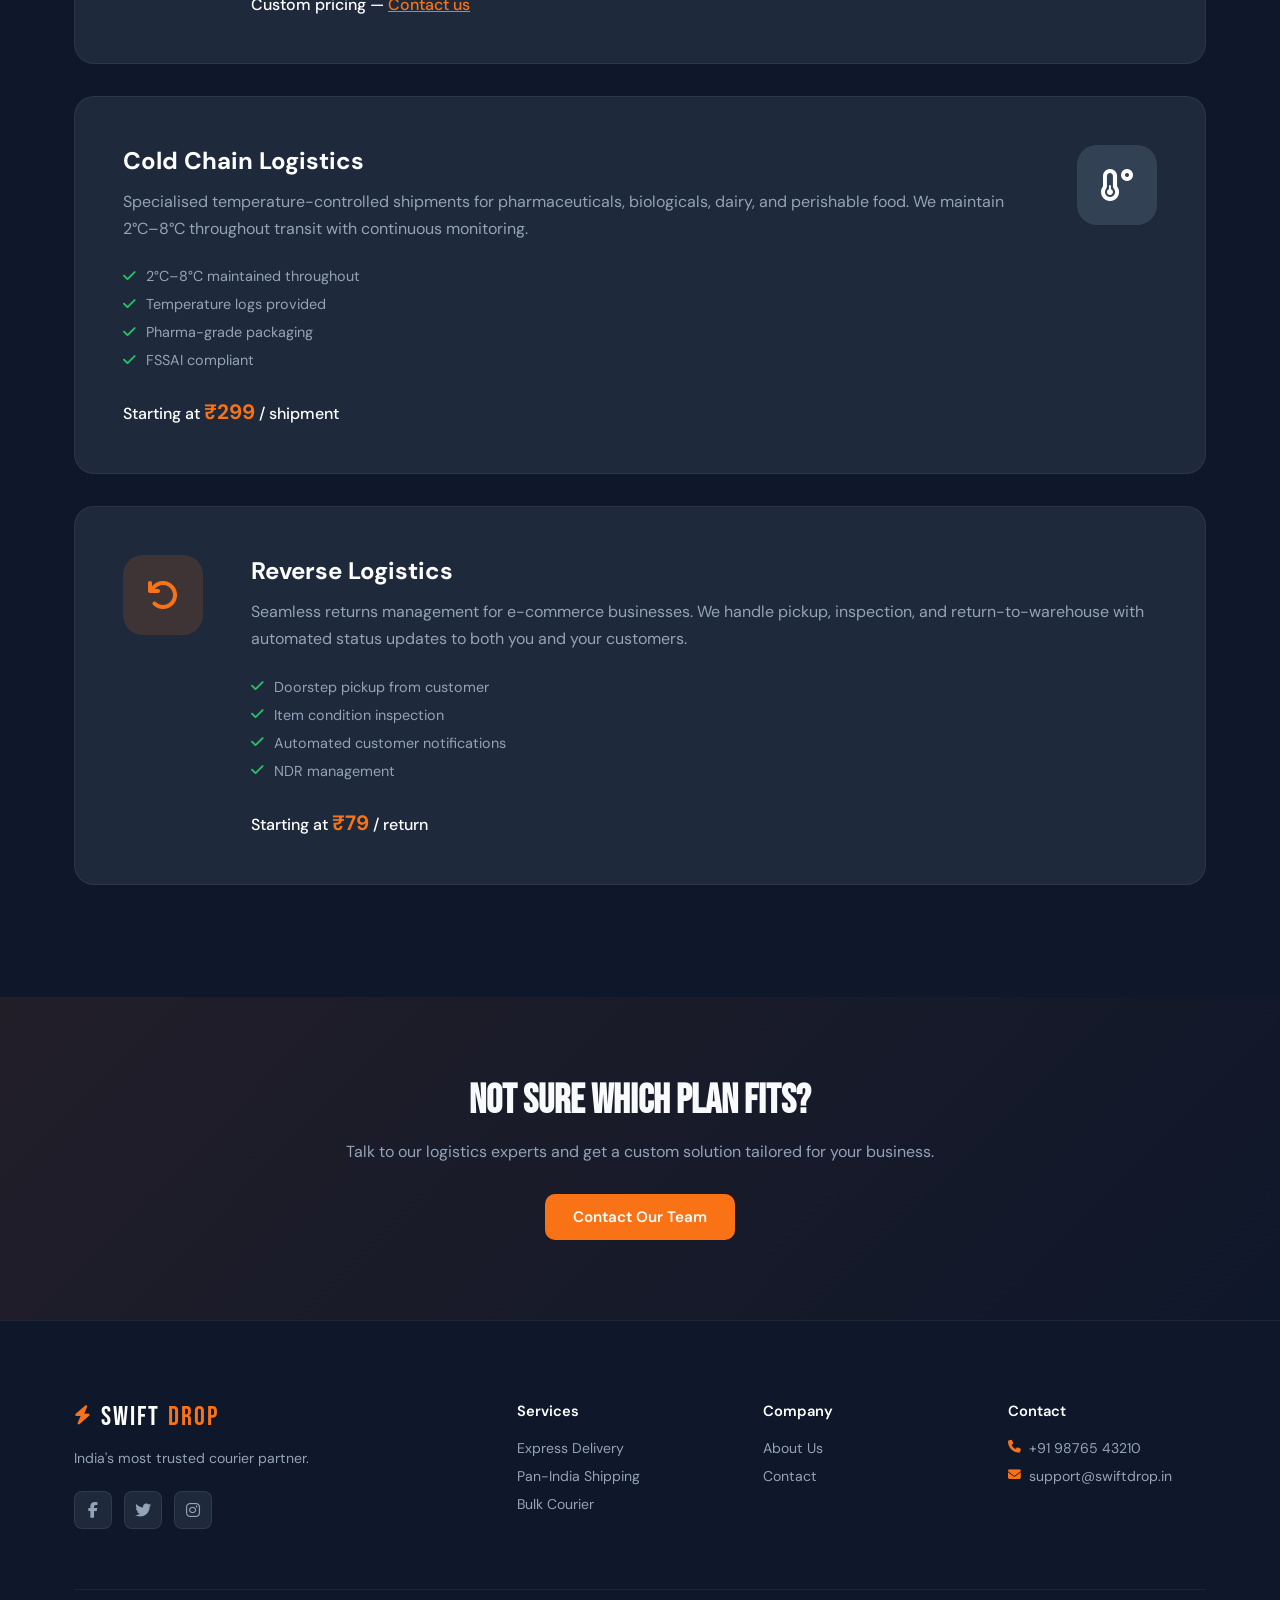
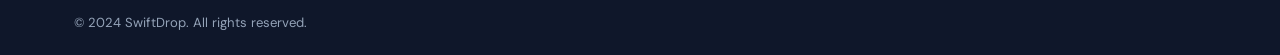
<file: courier-website/courier-website/services.html>
<!DOCTYPE html>
<html lang="en">
<head>
  <meta charset="UTF-8" />
  <meta name="viewport" content="width=device-width, initial-scale=1.0" />
  <title>Services — SwiftDrop Courier</title>
  <link rel="stylesheet" href="css/style.css" />
  <link href="https://fonts.googleapis.com/css2?family=Bebas+Neue&family=DM+Sans:wght@300;400;500;600&family=Space+Mono:wght@400;700&display=swap" rel="stylesheet" />
  <link rel="stylesheet" href="https://cdnjs.cloudflare.com/ajax/libs/font-awesome/6.5.0/css/all.min.css" />
</head>
<body>

  <nav class="navbar">
    <div class="nav-container">
      <a href="index.html" class="logo"><span class="logo-icon"><i class="fas fa-bolt"></i></span>Swift<span>Drop</span></a>
      <ul class="nav-links">
        <li><a href="index.html">Home</a></li>
        <li><a href="services.html" class="active">Services</a></li>
        <li><a href="track.html">Track</a></li>
        <li><a href="about.html">About</a></li>
        <li><a href="contact.html">Contact</a></li>
      </ul>
      <a href="contact.html" class="nav-cta">Get a Quote</a>
      <div class="hamburger" id="hamburger"><span></span><span></span><span></span></div>
    </div>
  </nav>

  <!-- PAGE HERO -->
  <section class="page-hero">
    <div class="container">
      <p class="section-label">OUR SERVICES</p>
      <h1>Everything You Need to <span class="accent">Ship Smarter</span></h1>
      <p>From same-day express to international freight, SwiftDrop has the right solution for every delivery need.</p>
    </div>
  </section>

  <!-- MAIN SERVICES -->
  <section class="services-detail">
    <div class="container">
      <div class="service-detail-card">
        <div class="sdc-icon orange"><i class="fas fa-bolt"></i></div>
        <div class="sdc-content">
          <h3>Express Delivery</h3>
          <p>Our flagship same-day delivery service ensures your parcel reaches its destination within the city before end of business day. Order by 12 PM and we guarantee delivery by 8 PM.</p>
          <ul class="service-features">
            <li><i class="fas fa-check"></i> Same-day delivery within city</li>
            <li><i class="fas fa-check"></i> Real-time GPS tracking</li>
            <li><i class="fas fa-check"></i> Digital signature confirmation</li>
            <li><i class="fas fa-check"></i> Up to 20 kg per parcel</li>
          </ul>
          <div class="service-price">Starting at <strong>₹99</strong> / shipment</div>
        </div>
      </div>

      <div class="service-detail-card reverse">
        <div class="sdc-icon dark"><i class="fas fa-globe"></i></div>
        <div class="sdc-content">
          <h3>Pan-India Shipping</h3>
          <p>Connect with customers across 500+ cities in India. Our extensive logistics network ensures your parcel reaches anywhere in the country within 24 to 72 hours with zero compromise on safety.</p>
          <ul class="service-features">
            <li><i class="fas fa-check"></i> 500+ cities coverage</li>
            <li><i class="fas fa-check"></i> 24–72 hour delivery window</li>
            <li><i class="fas fa-check"></i> Parcel insurance available</li>
            <li><i class="fas fa-check"></i> Up to 50 kg per parcel</li>
          </ul>
          <div class="service-price">Starting at <strong>₹149</strong> / shipment</div>
        </div>
      </div>

      <div class="service-detail-card">
        <div class="sdc-icon orange"><i class="fas fa-boxes"></i></div>
        <div class="sdc-content">
          <h3>Bulk Courier</h3>
          <p>Designed for businesses with high-volume shipping needs. Get dedicated account managers, priority handling, and significant volume discounts that scale with your business.</p>
          <ul class="service-features">
            <li><i class="fas fa-check"></i> Dedicated account manager</li>
            <li><i class="fas fa-check"></i> Volume-based discounts up to 40%</li>
            <li><i class="fas fa-check"></i> API integration available</li>
            <li><i class="fas fa-check"></i> Monthly consolidated billing</li>
          </ul>
          <div class="service-price">Custom pricing — <a href="contact.html">Contact us</a></div>
        </div>
      </div>

      <div class="service-detail-card reverse">
        <div class="sdc-icon dark"><i class="fas fa-temperature-low"></i></div>
        <div class="sdc-content">
          <h3>Cold Chain Logistics</h3>
          <p>Specialised temperature-controlled shipments for pharmaceuticals, biologicals, dairy, and perishable food. We maintain 2°C–8°C throughout transit with continuous monitoring.</p>
          <ul class="service-features">
            <li><i class="fas fa-check"></i> 2°C–8°C maintained throughout</li>
            <li><i class="fas fa-check"></i> Temperature logs provided</li>
            <li><i class="fas fa-check"></i> Pharma-grade packaging</li>
            <li><i class="fas fa-check"></i> FSSAI compliant</li>
          </ul>
          <div class="service-price">Starting at <strong>₹299</strong> / shipment</div>
        </div>
      </div>

      <div class="service-detail-card">
        <div class="sdc-icon orange"><i class="fas fa-undo"></i></div>
        <div class="sdc-content">
          <h3>Reverse Logistics</h3>
          <p>Seamless returns management for e-commerce businesses. We handle pickup, inspection, and return-to-warehouse with automated status updates to both you and your customers.</p>
          <ul class="service-features">
            <li><i class="fas fa-check"></i> Doorstep pickup from customer</li>
            <li><i class="fas fa-check"></i> Item condition inspection</li>
            <li><i class="fas fa-check"></i> Automated customer notifications</li>
            <li><i class="fas fa-check"></i> NDR management</li>
          </ul>
          <div class="service-price">Starting at <strong>₹79</strong> / return</div>
        </div>
      </div>
    </div>
  </section>

  <!-- CTA -->
  <section class="services-bottom-cta">
    <div class="container">
      <h2>Not Sure Which Plan Fits?</h2>
      <p>Talk to our logistics experts and get a custom solution tailored for your business.</p>
      <a href="contact.html" class="btn-primary">Contact Our Team</a>
    </div>
  </section>

  <footer class="footer">
    <div class="container">
      <div class="footer-grid">
        <div class="footer-brand">
          <a href="index.html" class="logo"><span class="logo-icon"><i class="fas fa-bolt"></i></span>Swift<span>Drop</span></a>
          <p>India's most trusted courier partner.</p>
          <div class="socials">
            <a href="#"><i class="fab fa-facebook-f"></i></a>
            <a href="#"><i class="fab fa-twitter"></i></a>
            <a href="#"><i class="fab fa-instagram"></i></a>
          </div>
        </div>
        <div class="footer-col"><h4>Services</h4><ul><li><a href="services.html">Express Delivery</a></li><li><a href="services.html">Pan-India Shipping</a></li><li><a href="services.html">Bulk Courier</a></li></ul></div>
        <div class="footer-col"><h4>Company</h4><ul><li><a href="about.html">About Us</a></li><li><a href="contact.html">Contact</a></li></ul></div>
        <div class="footer-col"><h4>Contact</h4><ul><li><i class="fas fa-phone"></i> +91 98765 43210</li><li><i class="fas fa-envelope"></i> support@swiftdrop.in</li></ul></div>
      </div>
      <div class="footer-bottom"><p>© 2024 SwiftDrop. All rights reserved.</p></div>
    </div>
  </footer>

  <script src="js/main.js"></script>
</body>
</html>
</file>
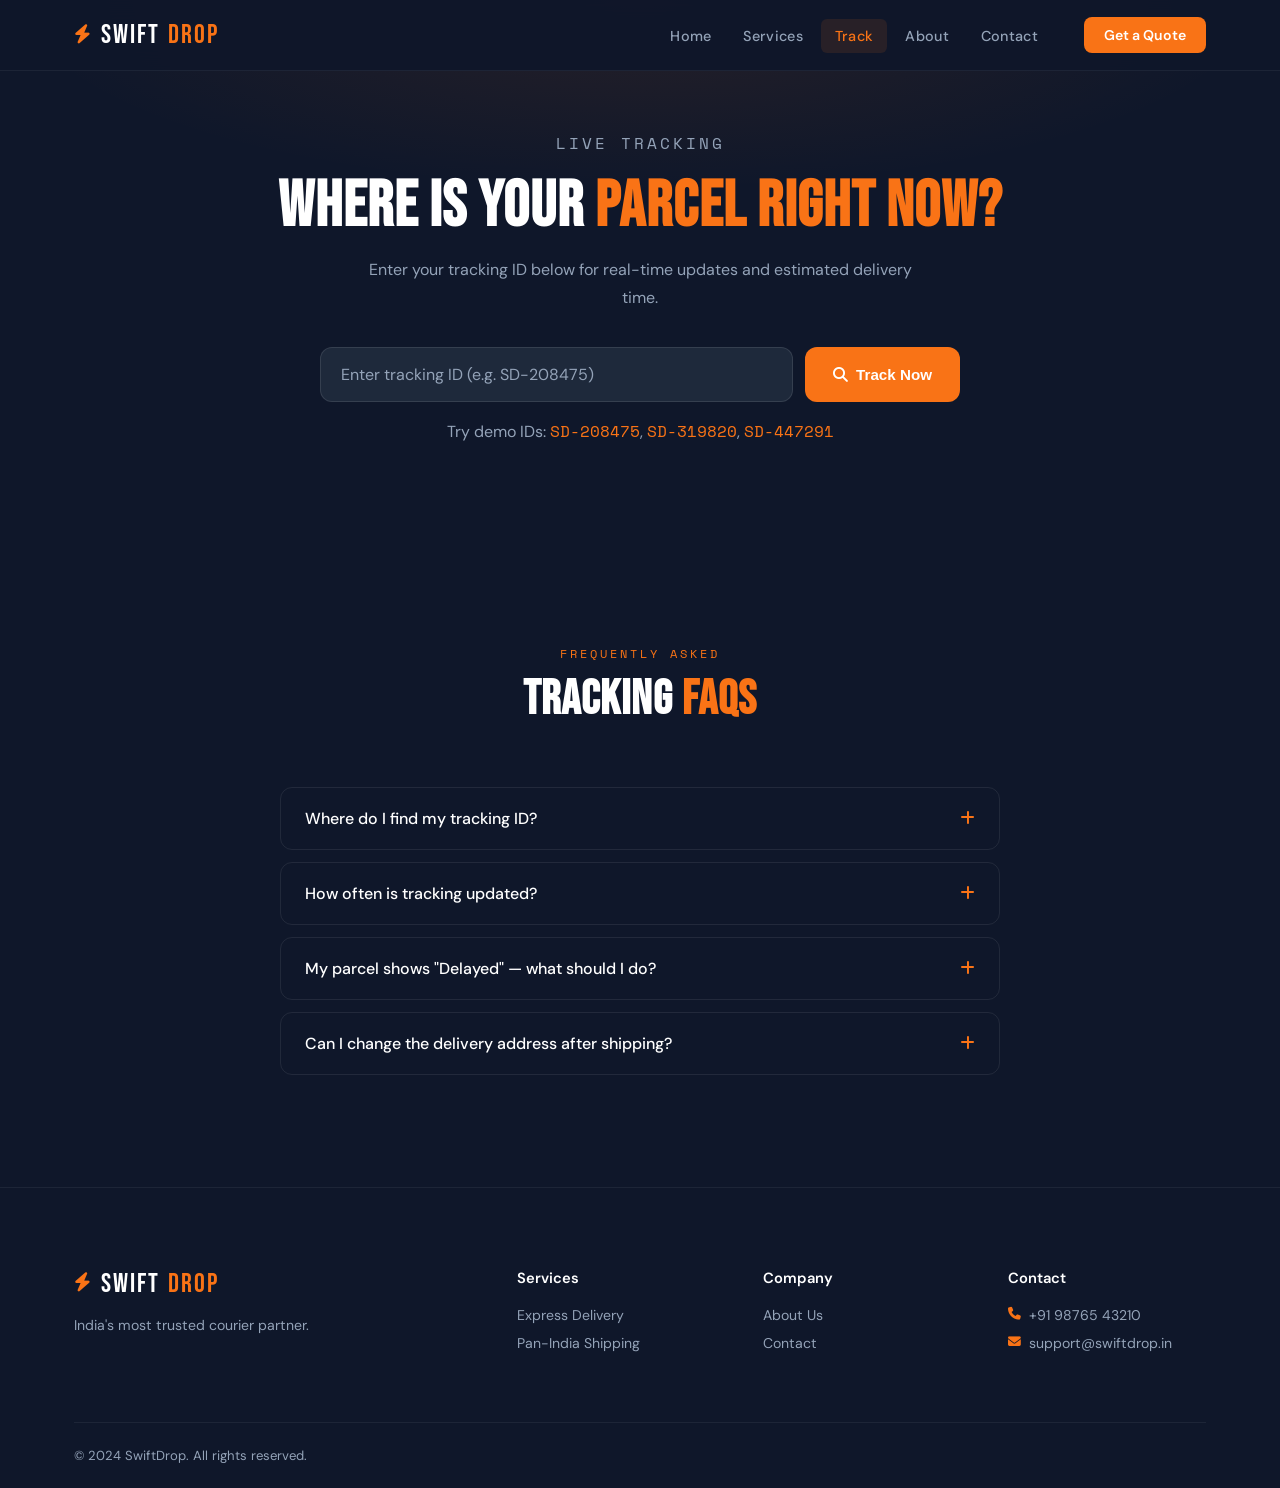
<file: courier-website/courier-website/track.html>
<!DOCTYPE html>
<html lang="en">
<head>
  <meta charset="UTF-8" />
  <meta name="viewport" content="width=device-width, initial-scale=1.0" />
  <title>Track Parcel — SwiftDrop Courier</title>
  <link rel="stylesheet" href="css/style.css" />
  <link href="https://fonts.googleapis.com/css2?family=Bebas+Neue&family=DM+Sans:wght@300;400;500;600&family=Space+Mono:wght@400;700&display=swap" rel="stylesheet" />
  <link rel="stylesheet" href="https://cdnjs.cloudflare.com/ajax/libs/font-awesome/6.5.0/css/all.min.css" />
</head>
<body>

  <nav class="navbar">
    <div class="nav-container">
      <a href="index.html" class="logo"><span class="logo-icon"><i class="fas fa-bolt"></i></span>Swift<span>Drop</span></a>
      <ul class="nav-links">
        <li><a href="index.html">Home</a></li>
        <li><a href="services.html">Services</a></li>
        <li><a href="track.html" class="active">Track</a></li>
        <li><a href="about.html">About</a></li>
        <li><a href="contact.html">Contact</a></li>
      </ul>
      <a href="contact.html" class="nav-cta">Get a Quote</a>
      <div class="hamburger" id="hamburger"><span></span><span></span><span></span></div>
    </div>
  </nav>

  <!-- TRACK HERO -->
  <section class="page-hero track-hero">
    <div class="container">
      <p class="section-label">LIVE TRACKING</p>
      <h1>Where Is Your <span class="accent">Parcel Right Now?</span></h1>
      <p>Enter your tracking ID below for real-time updates and estimated delivery time.</p>

      <div class="track-form-big">
        <input type="text" id="trackInput" placeholder="Enter tracking ID (e.g. SD-208475)" />
        <button onclick="trackParcel()" id="trackBtn"><i class="fas fa-search"></i> Track Now</button>
      </div>
      <p class="track-demo-hint">Try demo IDs: <span class="demo-id" onclick="fillDemo('SD-208475')">SD-208475</span>, <span class="demo-id" onclick="fillDemo('SD-319820')">SD-319820</span>, <span class="demo-id" onclick="fillDemo('SD-447291')">SD-447291</span></p>
    </div>
  </section>

  <!-- TRACKING RESULT -->
  <section class="tracking-result-section" id="trackResult" style="display:none;">
    <div class="container">
      <div class="tracking-card">
        <div class="tracking-header">
          <div>
            <p class="tracking-id-label">Tracking ID</p>
            <h2 id="resultId">SD-208475</h2>
          </div>
          <div class="tracking-status-badge" id="resultBadge">Out for Delivery</div>
        </div>

        <div class="tracking-meta">
          <div class="meta-item"><i class="fas fa-map-marker-alt"></i><div><span>From</span><strong id="resultFrom">Jaipur, RJ</strong></div></div>
          <div class="meta-arrow"><i class="fas fa-long-arrow-alt-right"></i></div>
          <div class="meta-item"><i class="fas fa-map-pin"></i><div><span>To</span><strong id="resultTo">Delhi, DL</strong></div></div>
          <div class="meta-item eta-item"><i class="fas fa-clock"></i><div><span>Estimated Delivery</span><strong id="resultEta">Today, 4:30 PM</strong></div></div>
        </div>

        <!-- TIMELINE -->
        <div class="timeline">
          <h3>Shipment Journey</h3>
          <div class="timeline-track" id="timelineTrack">
            <!-- populated by JS -->
          </div>
        </div>
      </div>
    </div>
  </section>

  <!-- FAQ -->
  <section class="faq-section">
    <div class="container">
      <div class="section-header">
        <p class="section-label">FREQUENTLY ASKED</p>
        <h2>Tracking <span class="accent">FAQs</span></h2>
      </div>
      <div class="faq-list">
        <div class="faq-item">
          <div class="faq-q" onclick="toggleFaq(this)"><span>Where do I find my tracking ID?</span><i class="fas fa-plus"></i></div>
          <div class="faq-a">Your tracking ID is sent via SMS and email immediately after booking. It starts with "SD-" followed by 6 digits.</div>
        </div>
        <div class="faq-item">
          <div class="faq-q" onclick="toggleFaq(this)"><span>How often is tracking updated?</span><i class="fas fa-plus"></i></div>
          <div class="faq-a">Tracking updates are pushed every 30 minutes at key checkpoints, and in real-time when out for delivery.</div>
        </div>
        <div class="faq-item">
          <div class="faq-q" onclick="toggleFaq(this)"><span>My parcel shows "Delayed" — what should I do?</span><i class="fas fa-plus"></i></div>
          <div class="faq-a">Delays are rare but can occur due to weather, high volume, or address issues. Contact our support team with your tracking ID for immediate assistance.</div>
        </div>
        <div class="faq-item">
          <div class="faq-q" onclick="toggleFaq(this)"><span>Can I change the delivery address after shipping?</span><i class="fas fa-plus"></i></div>
          <div class="faq-a">Address changes are possible if the parcel has not yet left the origin hub. Call us at +91 98765 43210 immediately after booking.</div>
        </div>
      </div>
    </div>
  </section>

  <footer class="footer">
    <div class="container">
      <div class="footer-grid">
        <div class="footer-brand"><a href="index.html" class="logo"><span class="logo-icon"><i class="fas fa-bolt"></i></span>Swift<span>Drop</span></a><p>India's most trusted courier partner.</p></div>
        <div class="footer-col"><h4>Services</h4><ul><li><a href="services.html">Express Delivery</a></li><li><a href="services.html">Pan-India Shipping</a></li></ul></div>
        <div class="footer-col"><h4>Company</h4><ul><li><a href="about.html">About Us</a></li><li><a href="contact.html">Contact</a></li></ul></div>
        <div class="footer-col"><h4>Contact</h4><ul><li><i class="fas fa-phone"></i> +91 98765 43210</li><li><i class="fas fa-envelope"></i> support@swiftdrop.in</li></ul></div>
      </div>
      <div class="footer-bottom"><p>© 2024 SwiftDrop. All rights reserved.</p></div>
    </div>
  </footer>

  <script src="js/main.js"></script>
  <script src="js/track.js"></script>
</body>
</html>
</file>
<file: courier-website/courier-website/css/style.css>
/* ============================
   SwiftDrop Courier - style.css
   ============================ */

:root {
  --orange: #f97316;
  --orange-dark: #ea580c;
  --dark: #0f172a;
  --dark2: #1e293b;
  --dark3: #334155;
  --light: #f8fafc;
  --white: #ffffff;
  --gray: #94a3b8;
  --gray-light: #e2e8f0;
  --font-display: 'Bebas Neue', sans-serif;
  --font-body: 'DM Sans', sans-serif;
  --font-mono: 'Space Mono', monospace;
}

* { margin: 0; padding: 0; box-sizing: border-box; }

html { scroll-behavior: smooth; }

body {
  font-family: var(--font-body);
  background: var(--dark);
  color: var(--light);
  overflow-x: hidden;
}

.container { max-width: 1180px; margin: 0 auto; padding: 0 24px; }
.accent { color: var(--orange); }

/* ---- NAVBAR ---- */
.navbar {
  position: fixed; top: 0; left: 0; right: 0; z-index: 1000;
  background: rgba(15, 23, 42, 0.95);
  backdrop-filter: blur(12px);
  border-bottom: 1px solid rgba(255,255,255,0.06);
  transition: all 0.3s;
}
.nav-container {
  max-width: 1180px; margin: 0 auto; padding: 0 24px;
  display: flex; align-items: center; gap: 32px; height: 70px;
}
.logo {
  font-family: var(--font-display);
  font-size: 1.7rem; letter-spacing: 2px;
  color: var(--white); text-decoration: none;
  display: flex; align-items: center; gap: 8px;
}
.logo span { color: var(--orange); }
.logo-icon { color: var(--orange); font-size: 1.2rem; }
.nav-links { display: flex; list-style: none; gap: 4px; margin-left: auto; }
.nav-links a {
  color: var(--gray); text-decoration: none; padding: 8px 14px;
  border-radius: 6px; font-size: 0.9rem; font-weight: 500;
  transition: all 0.2s; letter-spacing: 0.3px;
}
.nav-links a:hover, .nav-links a.active { color: var(--white); background: rgba(249,115,22,0.1); }
.nav-links a.active { color: var(--orange); }
.nav-cta {
  background: var(--orange); color: var(--white); text-decoration: none;
  padding: 9px 20px; border-radius: 8px; font-size: 0.88rem; font-weight: 600;
  transition: all 0.2s; white-space: nowrap;
}
.nav-cta:hover { background: var(--orange-dark); transform: translateY(-1px); }
.hamburger { display: none; flex-direction: column; gap: 5px; cursor: pointer; margin-left: auto; }
.hamburger span { display: block; width: 24px; height: 2px; background: var(--white); transition: 0.3s; }

/* ---- HERO ---- */
.hero {
  min-height: 100vh; display: flex; align-items: center;
  padding: 100px 24px 60px; position: relative; overflow: hidden;
  max-width: 1180px; margin: 0 auto; gap: 60px;
}
.hero-bg {
  position: fixed; inset: 0; z-index: -1;
  background: radial-gradient(ellipse 80% 60% at 70% 40%, rgba(249,115,22,0.12) 0%, transparent 65%),
              radial-gradient(ellipse 60% 80% at 20% 80%, rgba(249,115,22,0.06) 0%, transparent 60%),
              var(--dark);
}
.hero-content { flex: 1; min-width: 0; }
.hero-label {
  display: inline-flex; align-items: center; gap: 8px;
  font-family: var(--font-mono); font-size: 0.75rem; color: var(--orange);
  letter-spacing: 3px; margin-bottom: 20px;
}
.hero-label i { font-size: 0.5rem; animation: pulse 1.5s infinite; }
@keyframes pulse { 0%,100%{opacity:1} 50%{opacity:0.3} }
.hero-title {
  font-family: var(--font-display); font-size: clamp(3.5rem, 7vw, 6rem);
  line-height: 0.95; letter-spacing: 2px; color: var(--white); margin-bottom: 24px;
}
.hero-sub {
  color: var(--gray); font-size: 1.05rem; line-height: 1.7;
  max-width: 480px; margin-bottom: 36px;
}
.hero-actions { display: flex; gap: 16px; flex-wrap: wrap; margin-bottom: 48px; }
.btn-primary {
  display: inline-flex; align-items: center; gap: 8px;
  background: var(--orange); color: var(--white); text-decoration: none;
  padding: 13px 28px; border-radius: 10px; font-weight: 600; font-size: 0.95rem;
  transition: all 0.25s; border: none; cursor: pointer;
}
.btn-primary:hover { background: var(--orange-dark); transform: translateY(-2px); box-shadow: 0 8px 24px rgba(249,115,22,0.35); }
.btn-ghost {
  display: inline-flex; align-items: center; gap: 8px;
  color: var(--white); text-decoration: none;
  padding: 13px 24px; border-radius: 10px; font-weight: 500; font-size: 0.95rem;
  border: 1px solid rgba(255,255,255,0.15); transition: all 0.25s;
}
.btn-ghost:hover { border-color: var(--orange); color: var(--orange); }
.hero-stats { display: flex; align-items: center; gap: 24px; }
.stat { display: flex; flex-direction: column; }
.stat-num { font-family: var(--font-display); font-size: 2rem; color: var(--white); letter-spacing: 1px; }
.stat-label { font-size: 0.78rem; color: var(--gray); letter-spacing: 0.5px; }
.stat-divider { width: 1px; height: 40px; background: rgba(255,255,255,0.1); }

/* Hero delivery card */
.hero-visual { flex: 0 0 380px; }
.delivery-card {
  background: var(--dark2); border: 1px solid rgba(255,255,255,0.08);
  border-radius: 20px; padding: 28px; box-shadow: 0 20px 60px rgba(0,0,0,0.4);
  animation: float 4s ease-in-out infinite;
}
@keyframes float { 0%,100%{transform:translateY(0)} 50%{transform:translateY(-12px)} }
.card-top { display: flex; justify-content: space-between; align-items: center; margin-bottom: 28px; }
.card-badge {
  background: rgba(249,115,22,0.15); color: var(--orange);
  padding: 6px 12px; border-radius: 20px; font-size: 0.78rem; font-weight: 600;
  display: flex; align-items: center; gap: 6px;
}
.card-id { font-family: var(--font-mono); font-size: 0.78rem; color: var(--gray); }
.card-progress { display: flex; align-items: center; gap: 0; margin-bottom: 24px; }
.progress-step {
  display: flex; flex-direction: column; align-items: center; gap: 6px;
  flex: 0 0 auto;
}
.progress-step i {
  width: 36px; height: 36px; border-radius: 50%;
  background: var(--dark3); color: var(--gray);
  display: flex; align-items: center; justify-content: center; font-size: 0.8rem;
}
.progress-step.done i { background: rgba(34,197,94,0.2); color: #22c55e; }
.progress-step.active i { background: rgba(249,115,22,0.2); color: var(--orange); }
.progress-step span { font-size: 0.65rem; color: var(--gray); text-align: center; white-space: nowrap; }
.progress-line { flex: 1; height: 2px; background: var(--dark3); margin: 0 4px; margin-bottom: 18px; }
.progress-line.full { background: #22c55e; }
.progress-line.half { background: linear-gradient(to right, #22c55e 50%, var(--dark3) 50%); }
.card-eta { font-size: 0.85rem; color: var(--gray); display: flex; align-items: center; gap: 8px; }
.card-eta strong { color: var(--white); }

/* ---- SECTION HEADERS ---- */
.section-header { text-align: center; margin-bottom: 60px; }
.section-label {
  font-family: var(--font-mono); font-size: 0.72rem; color: var(--orange);
  letter-spacing: 3px; display: block; margin-bottom: 12px;
}
.section-header h2 {
  font-family: var(--font-display); font-size: clamp(2rem, 4vw, 3rem);
  color: var(--white); letter-spacing: 1px; line-height: 1.1;
}

/* ---- SERVICES HIGHLIGHT ---- */
.services-highlight { padding: 100px 0; }
.services-grid { display: grid; grid-template-columns: repeat(auto-fit, minmax(260px, 1fr)); gap: 24px; }
.service-card {
  background: var(--dark2); border: 1px solid rgba(255,255,255,0.06);
  border-radius: 16px; padding: 32px; transition: all 0.3s;
}
.service-card:hover { border-color: rgba(249,115,22,0.3); transform: translateY(-4px); }
.service-card.featured { background: var(--orange); border-color: var(--orange); }
.service-icon {
  width: 52px; height: 52px; border-radius: 14px;
  display: flex; align-items: center; justify-content: center; font-size: 1.2rem;
  margin-bottom: 20px;
}
.service-icon.orange { background: rgba(249,115,22,0.15); color: var(--orange); }
.service-icon.white { background: rgba(255,255,255,0.2); color: var(--white); }
.service-icon.dark { background: var(--dark3); color: var(--white); }
.service-card h3 { font-size: 1.15rem; font-weight: 600; margin-bottom: 10px; color: var(--white); }
.service-card.featured h3 { color: var(--white); }
.service-card p { color: var(--gray); font-size: 0.9rem; line-height: 1.6; margin-bottom: 20px; }
.service-card.featured p { color: rgba(255,255,255,0.8); }
.service-link {
  color: var(--orange); text-decoration: none; font-size: 0.85rem; font-weight: 600;
  display: inline-flex; align-items: center; gap: 6px; transition: gap 0.2s;
}
.service-card.featured .service-link { color: var(--white); }
.service-link:hover { gap: 10px; }

/* ---- TRACK CTA ---- */
.track-cta { padding: 80px 0; }
.track-cta-inner {
  background: linear-gradient(135deg, var(--dark2), var(--dark3));
  border: 1px solid rgba(249,115,22,0.2); border-radius: 20px;
  padding: 60px; display: flex; align-items: center; gap: 60px; flex-wrap: wrap;
}
.track-cta-text { flex: 1; min-width: 260px; }
.track-cta-text h2 { font-family: var(--font-display); font-size: 2rem; color: var(--white); margin-bottom: 12px; }
.track-cta-text p { color: var(--gray); }
.track-cta-form { display: flex; gap: 12px; flex: 1; min-width: 280px; }
.track-cta-form input {
  flex: 1; background: var(--dark); border: 1px solid rgba(255,255,255,0.1);
  color: var(--white); padding: 13px 18px; border-radius: 10px; font-size: 0.9rem;
  font-family: var(--font-body); outline: none; transition: border 0.2s;
}
.track-cta-form input:focus { border-color: var(--orange); }
.track-cta-form input::placeholder { color: var(--gray); }
.track-cta-form button {
  background: var(--orange); color: var(--white); border: none;
  padding: 13px 22px; border-radius: 10px; cursor: pointer; font-weight: 600;
  font-size: 0.9rem; display: flex; align-items: center; gap: 8px;
  white-space: nowrap; transition: all 0.2s;
}
.track-cta-form button:hover { background: var(--orange-dark); }

/* ---- HOW IT WORKS ---- */
.how-it-works { padding: 100px 0; }
.steps-grid { display: flex; align-items: center; gap: 0; justify-content: center; flex-wrap: wrap; }
.step {
  text-align: center; padding: 40px 32px;
  background: var(--dark2); border: 1px solid rgba(255,255,255,0.06);
  border-radius: 16px; max-width: 260px; flex: 1; min-width: 220px;
  transition: all 0.3s;
}
.step:hover { border-color: rgba(249,115,22,0.3); transform: translateY(-4px); }
.step-number { font-family: var(--font-display); font-size: 3rem; color: rgba(249,115,22,0.15); letter-spacing: 2px; }
.step-icon { font-size: 2rem; color: var(--orange); margin: 12px 0; }
.step h3 { font-size: 1.1rem; font-weight: 600; margin-bottom: 10px; color: var(--white); }
.step p { color: var(--gray); font-size: 0.88rem; line-height: 1.6; }
.step-arrow { color: var(--orange); font-size: 1.5rem; padding: 0 20px; }

/* ---- TESTIMONIALS ---- */
.testimonials { padding: 100px 0; }
.testi-grid { display: grid; grid-template-columns: repeat(auto-fit, minmax(280px, 1fr)); gap: 24px; }
.testi-card {
  background: var(--dark2); border: 1px solid rgba(255,255,255,0.06);
  border-radius: 16px; padding: 32px; transition: all 0.3s;
}
.testi-card:hover { border-color: rgba(249,115,22,0.2); }
.stars { color: var(--orange); margin-bottom: 16px; font-size: 0.85rem; letter-spacing: 2px; }
.testi-card p { color: var(--gray); font-size: 0.92rem; line-height: 1.7; margin-bottom: 24px; font-style: italic; }
.testi-author { display: flex; align-items: center; gap: 14px; }
.avatar {
  width: 44px; height: 44px; border-radius: 50%;
  background: var(--orange); color: var(--white);
  display: flex; align-items: center; justify-content: center;
  font-weight: 700; font-size: 1rem;
}
.testi-author strong { display: block; color: var(--white); font-size: 0.9rem; }
.testi-author span { font-size: 0.78rem; color: var(--gray); }

/* ---- PAGE HERO ---- */
.page-hero {
  padding: 130px 0 80px; text-align: center;
  background: radial-gradient(ellipse 70% 50% at 50% 0%, rgba(249,115,22,0.1) 0%, transparent 70%);
}
.page-hero h1 {
  font-family: var(--font-display); font-size: clamp(2.5rem, 5vw, 4.5rem);
  color: var(--white); letter-spacing: 1px; margin: 16px 0; line-height: 1.05;
}
.page-hero p { color: var(--gray); max-width: 560px; margin: 0 auto; font-size: 1rem; line-height: 1.7; }

/* ---- SERVICES DETAIL ---- */
.services-detail { padding: 80px 0; }
.service-detail-card {
  display: flex; gap: 48px; align-items: flex-start;
  background: var(--dark2); border: 1px solid rgba(255,255,255,0.06);
  border-radius: 20px; padding: 48px; margin-bottom: 32px; transition: all 0.3s;
}
.service-detail-card:hover { border-color: rgba(249,115,22,0.2); }
.service-detail-card.reverse { flex-direction: row-reverse; }
.sdc-icon {
  width: 80px; height: 80px; border-radius: 20px; flex-shrink: 0;
  display: flex; align-items: center; justify-content: center; font-size: 2rem;
}
.sdc-icon.orange { background: rgba(249,115,22,0.15); color: var(--orange); }
.sdc-icon.dark { background: var(--dark3); color: var(--white); }
.sdc-content h3 { font-size: 1.5rem; font-weight: 700; color: var(--white); margin-bottom: 12px; }
.sdc-content p { color: var(--gray); line-height: 1.7; margin-bottom: 20px; }
.service-features { list-style: none; margin-bottom: 24px; }
.service-features li { color: var(--gray); font-size: 0.9rem; padding: 5px 0; display: flex; align-items: center; gap: 10px; }
.service-features li i { color: #22c55e; }
.service-price { font-size: 1rem; color: var(--white); font-weight: 500; }
.service-price strong { color: var(--orange); font-size: 1.3rem; }
.service-price a { color: var(--orange); }

.services-bottom-cta {
  text-align: center; padding: 80px 0;
  background: linear-gradient(135deg, rgba(249,115,22,0.08), transparent);
}
.services-bottom-cta h2 { font-family: var(--font-display); font-size: 2.5rem; margin-bottom: 16px; }
.services-bottom-cta p { color: var(--gray); margin-bottom: 32px; }

/* ---- TRACK PAGE ---- */
.track-hero { padding-bottom: 100px; }
.track-form-big {
  display: flex; gap: 12px; max-width: 640px; margin: 36px auto 16px; flex-wrap: wrap;
}
.track-form-big input {
  flex: 1; min-width: 240px; background: var(--dark2); border: 1px solid rgba(255,255,255,0.1);
  color: var(--white); padding: 16px 20px; border-radius: 12px; font-size: 1rem;
  font-family: var(--font-body); outline: none; transition: border 0.2s;
}
.track-form-big input:focus { border-color: var(--orange); }
.track-form-big input::placeholder { color: var(--gray); }
.track-form-big button {
  background: var(--orange); color: var(--white); border: none;
  padding: 16px 28px; border-radius: 12px; cursor: pointer;
  font-weight: 700; font-size: 0.95rem; display: flex; align-items: center; gap: 8px;
  transition: all 0.2s;
}
.track-form-big button:hover { background: var(--orange-dark); }
.track-demo-hint { font-size: 0.82rem; color: var(--gray); text-align: center; }
.demo-id { color: var(--orange); cursor: pointer; font-family: var(--font-mono); }
.demo-id:hover { text-decoration: underline; }

.tracking-result-section { padding: 60px 0 100px; }
.tracking-card {
  background: var(--dark2); border: 1px solid rgba(255,255,255,0.08);
  border-radius: 20px; padding: 48px; max-width: 800px; margin: 0 auto;
}
.tracking-header { display: flex; justify-content: space-between; align-items: flex-start; margin-bottom: 36px; flex-wrap: wrap; gap: 16px; }
.tracking-id-label { font-size: 0.78rem; color: var(--gray); font-family: var(--font-mono); letter-spacing: 2px; margin-bottom: 6px; }
.tracking-header h2 { font-family: var(--font-mono); font-size: 1.8rem; color: var(--white); }
.tracking-status-badge {
  background: rgba(249,115,22,0.15); color: var(--orange);
  padding: 8px 18px; border-radius: 20px; font-size: 0.85rem; font-weight: 600;
}
.tracking-meta { display: flex; align-items: center; gap: 16px; margin-bottom: 40px; flex-wrap: wrap; }
.meta-item { display: flex; align-items: center; gap: 14px; background: var(--dark3); padding: 16px 20px; border-radius: 12px; }
.meta-item i { color: var(--orange); }
.meta-item span { display: block; font-size: 0.72rem; color: var(--gray); }
.meta-item strong { color: var(--white); font-size: 0.95rem; }
.meta-arrow { color: var(--gray); font-size: 1.2rem; }
.eta-item { border: 1px solid rgba(249,115,22,0.2); }
.timeline h3 { font-size: 1rem; color: var(--white); margin-bottom: 24px; font-weight: 600; }
.timeline-event {
  display: flex; gap: 20px; position: relative; padding-bottom: 28px;
}
.timeline-event:last-child { padding-bottom: 0; }
.tl-dot-wrap { display: flex; flex-direction: column; align-items: center; flex-shrink: 0; }
.tl-dot {
  width: 14px; height: 14px; border-radius: 50%;
  background: var(--dark3); border: 2px solid var(--dark3); flex-shrink: 0;
}
.tl-dot.done { background: #22c55e; border-color: #22c55e; }
.tl-dot.active { background: var(--orange); border-color: var(--orange); box-shadow: 0 0 0 4px rgba(249,115,22,0.2); }
.tl-line { width: 2px; flex: 1; background: var(--dark3); margin-top: 4px; }
.tl-line.done { background: rgba(34,197,94,0.4); }
.tl-info { padding-top: 0; }
.tl-time { font-size: 0.75rem; color: var(--gray); font-family: var(--font-mono); margin-bottom: 4px; }
.tl-label { font-size: 0.95rem; color: var(--white); font-weight: 500; }
.tl-detail { font-size: 0.82rem; color: var(--gray); margin-top: 2px; }

/* FAQ */
.faq-section { padding: 100px 0; }
.faq-list { max-width: 720px; margin: 0 auto; }
.faq-item {
  border: 1px solid rgba(255,255,255,0.08); border-radius: 12px;
  margin-bottom: 12px; overflow: hidden;
}
.faq-q {
  display: flex; justify-content: space-between; align-items: center;
  padding: 20px 24px; cursor: pointer; color: var(--white); font-weight: 500;
  transition: background 0.2s;
}
.faq-q:hover { background: rgba(255,255,255,0.03); }
.faq-q i { color: var(--orange); transition: transform 0.3s; }
.faq-q.open i { transform: rotate(45deg); }
.faq-a {
  max-height: 0; overflow: hidden; transition: max-height 0.4s ease, padding 0.3s;
  color: var(--gray); font-size: 0.9rem; line-height: 1.7;
  padding: 0 24px;
}
.faq-a.open { max-height: 200px; padding: 0 24px 20px; }

/* ---- ABOUT PAGE ---- */
.about-mission { padding: 100px 0; }
.mission-grid { display: flex; gap: 60px; align-items: flex-start; flex-wrap: wrap; }
.mission-text { flex: 1; min-width: 280px; }
.mission-text h2 { font-family: var(--font-display); font-size: 2.5rem; color: var(--white); margin-bottom: 20px; }
.mission-text p { color: var(--gray); line-height: 1.8; margin-bottom: 16px; }
.mission-values { display: flex; flex-wrap: wrap; gap: 12px; margin-top: 28px; }
.value {
  display: flex; align-items: center; gap: 10px;
  background: var(--dark2); border: 1px solid rgba(255,255,255,0.06);
  padding: 10px 16px; border-radius: 8px; color: var(--gray); font-size: 0.88rem;
}
.value i { color: var(--orange); }
.mission-stats-grid {
  display: grid; grid-template-columns: 1fr 1fr; gap: 16px; flex: 0 0 320px;
}
.m-stat {
  background: var(--dark2); border: 1px solid rgba(255,255,255,0.06);
  border-radius: 16px; padding: 28px; text-align: center;
}
.m-num { display: block; font-family: var(--font-display); font-size: 2.5rem; color: var(--orange); letter-spacing: 1px; }
.m-label { display: block; font-size: 0.82rem; color: var(--gray); margin-top: 4px; }

/* TEAM */
.team-section { padding: 100px 0; }
.team-grid { display: grid; grid-template-columns: repeat(auto-fit, minmax(240px, 1fr)); gap: 24px; }
.team-card {
  background: var(--dark2); border: 1px solid rgba(255,255,255,0.06);
  border-radius: 16px; padding: 32px; text-align: center; transition: all 0.3s;
}
.team-card:hover { border-color: rgba(249,115,22,0.2); transform: translateY(-4px); }
.team-avatar {
  width: 72px; height: 72px; border-radius: 50%; margin: 0 auto 20px;
  display: flex; align-items: center; justify-content: center;
  font-size: 1.4rem; font-weight: 700; color: var(--white);
}
.team-card h3 { color: var(--white); font-size: 1.1rem; margin-bottom: 4px; }
.team-role { color: var(--orange); font-size: 0.82rem; font-weight: 600; letter-spacing: 0.5px; display: block; margin-bottom: 12px; }
.team-card p { color: var(--gray); font-size: 0.85rem; line-height: 1.6; }

/* MILESTONES */
.milestones { padding: 100px 0; }
.milestone-list { max-width: 700px; margin: 0 auto; }
.milestone {
  display: flex; gap: 24px; align-items: flex-start; padding-bottom: 40px; position: relative;
}
.milestone:last-child { padding-bottom: 0; }
.m-year { font-family: var(--font-display); font-size: 1.5rem; color: var(--orange); width: 60px; flex-shrink: 0; text-align: right; }
.m-dot { width: 14px; height: 14px; border-radius: 50%; background: var(--orange); flex-shrink: 0; margin-top: 6px; position: relative; }
.m-dot::after {
  content: ''; position: absolute; left: 50%; transform: translateX(-50%);
  top: 14px; width: 2px; height: calc(100% + 26px);
  background: rgba(249,115,22,0.2);
}
.milestone:last-child .m-dot::after { display: none; }
.m-detail h4 { color: var(--white); margin-bottom: 6px; font-size: 1rem; }
.m-detail p { color: var(--gray); font-size: 0.88rem; line-height: 1.6; }

/* ---- CONTACT PAGE ---- */
.contact-section { padding: 80px 0 100px; }
.contact-grid { display: flex; gap: 48px; align-items: flex-start; flex-wrap: wrap; }
.contact-form-wrap {
  flex: 1; min-width: 300px;
  background: var(--dark2); border: 1px solid rgba(255,255,255,0.07);
  border-radius: 20px; padding: 40px;
}
.contact-form-wrap h3 { font-size: 1.3rem; color: var(--white); margin-bottom: 28px; }
.form-row { display: flex; gap: 16px; flex-wrap: wrap; }
.form-group { display: flex; flex-direction: column; margin-bottom: 20px; flex: 1; min-width: 200px; }
.form-group label { font-size: 0.82rem; color: var(--gray); margin-bottom: 8px; font-weight: 500; }
.form-group input, .form-group select, .form-group textarea {
  background: var(--dark); border: 1px solid rgba(255,255,255,0.08);
  color: var(--white); padding: 12px 16px; border-radius: 10px;
  font-size: 0.9rem; font-family: var(--font-body); outline: none; transition: border 0.2s;
  resize: none;
}
.form-group input:focus, .form-group select:focus, .form-group textarea:focus { border-color: var(--orange); }
.form-group input::placeholder, .form-group textarea::placeholder { color: var(--gray); }
.form-group select option { background: var(--dark2); }
.full-width { width: 100%; justify-content: center; font-size: 1rem; padding: 14px; }
.form-success { text-align: center; padding: 40px 20px; }
.form-success i { font-size: 3rem; color: #22c55e; margin-bottom: 20px; display: block; }
.form-success h3 { color: var(--white); font-size: 1.4rem; margin-bottom: 10px; }
.form-success p { color: var(--gray); }
.contact-info { flex: 0 0 300px; display: flex; flex-direction: column; gap: 16px; }
.contact-info-card {
  background: var(--dark2); border: 1px solid rgba(255,255,255,0.07);
  border-radius: 16px; padding: 24px; transition: all 0.3s;
}
.contact-info-card:hover { border-color: rgba(249,115,22,0.2); }
.ci-icon { width: 44px; height: 44px; background: rgba(249,115,22,0.1); color: var(--orange); border-radius: 12px; display: flex; align-items: center; justify-content: center; margin-bottom: 14px; }
.contact-info-card h4 { color: var(--white); font-size: 0.95rem; margin-bottom: 6px; }
.contact-info-card p { color: var(--white); font-size: 0.9rem; margin-bottom: 4px; }
.contact-info-card span { color: var(--gray); font-size: 0.8rem; }

.offices { padding: 80px 0 100px; }
.offices-grid { display: grid; grid-template-columns: repeat(auto-fit, minmax(240px, 1fr)); gap: 20px; }
.office-card {
  background: var(--dark2); border: 1px solid rgba(255,255,255,0.06);
  border-radius: 14px; padding: 24px; transition: all 0.3s;
}
.office-card:hover { border-color: rgba(249,115,22,0.2); }
.office-card h4 { color: var(--white); font-size: 1rem; margin-bottom: 8px; display: flex; align-items: center; gap: 10px; }
.office-card h4 span { background: rgba(249,115,22,0.15); color: var(--orange); padding: 2px 8px; border-radius: 4px; font-size: 0.7rem; }
.office-card p { color: var(--gray); font-size: 0.85rem; line-height: 1.6; margin-bottom: 4px; }

/* ---- FOOTER ---- */
.footer { border-top: 1px solid rgba(255,255,255,0.06); padding: 80px 0 0; }
.footer-grid { display: grid; grid-template-columns: 2fr 1fr 1fr 1fr; gap: 48px; margin-bottom: 60px; }
.footer-brand p { color: var(--gray); font-size: 0.88rem; line-height: 1.7; margin-top: 14px; max-width: 240px; }
.socials { display: flex; gap: 12px; margin-top: 20px; }
.socials a {
  width: 38px; height: 38px; border-radius: 8px;
  background: var(--dark2); border: 1px solid rgba(255,255,255,0.08);
  display: flex; align-items: center; justify-content: center;
  color: var(--gray); text-decoration: none; transition: all 0.2s;
}
.socials a:hover { background: var(--orange); color: var(--white); border-color: var(--orange); }
.footer-col h4 { color: var(--white); font-size: 0.92rem; font-weight: 600; margin-bottom: 18px; }
.footer-col ul { list-style: none; }
.footer-col ul li { margin-bottom: 10px; }
.footer-col ul li a { color: var(--gray); text-decoration: none; font-size: 0.88rem; transition: color 0.2s; }
.footer-col ul li a:hover { color: var(--orange); }
.footer-col ul li { color: var(--gray); font-size: 0.88rem; display: flex; align-items: center; gap: 8px; }
.footer-col ul li i { color: var(--orange); font-size: 0.8rem; }
.footer-bottom {
  border-top: 1px solid rgba(255,255,255,0.06); padding: 24px 0;
  display: flex; justify-content: space-between; align-items: center; flex-wrap: wrap; gap: 12px;
}
.footer-bottom p { color: var(--gray); font-size: 0.82rem; }
.footer-links { display: flex; gap: 24px; }
.footer-links a { color: var(--gray); text-decoration: none; font-size: 0.82rem; transition: color 0.2s; }
.footer-links a:hover { color: var(--white); }

/* ---- MOBILE ---- */
@media (max-width: 768px) {
  .nav-links { display: none; flex-direction: column; position: fixed; top: 70px; left: 0; right: 0; background: var(--dark); padding: 20px; border-bottom: 1px solid rgba(255,255,255,0.06); }
  .nav-links.open { display: flex; }
  .nav-cta { display: none; }
  .hamburger { display: flex; }
  .hero { flex-direction: column; padding-top: 100px; }
  .hero-visual { display: none; }
  .hero-stats { flex-wrap: wrap; gap: 16px; }
  .track-cta-inner { padding: 36px 24px; gap: 24px; }
  .steps-grid { flex-direction: column; align-items: center; }
  .step-arrow { transform: rotate(90deg); }
  .service-detail-card, .service-detail-card.reverse { flex-direction: column; padding: 32px 24px; }
  .mission-grid { flex-direction: column; }
  .mission-stats-grid { flex: none; width: 100%; }
  .footer-grid { grid-template-columns: 1fr 1fr; gap: 32px; }
  .contact-info { flex: none; width: 100%; }
  .tracking-meta { flex-direction: column; }
  .meta-arrow { transform: rotate(90deg); }
}

@media (max-width: 480px) {
  .footer-grid { grid-template-columns: 1fr; }
  .hero-title { font-size: 3rem; }
}
</file>
